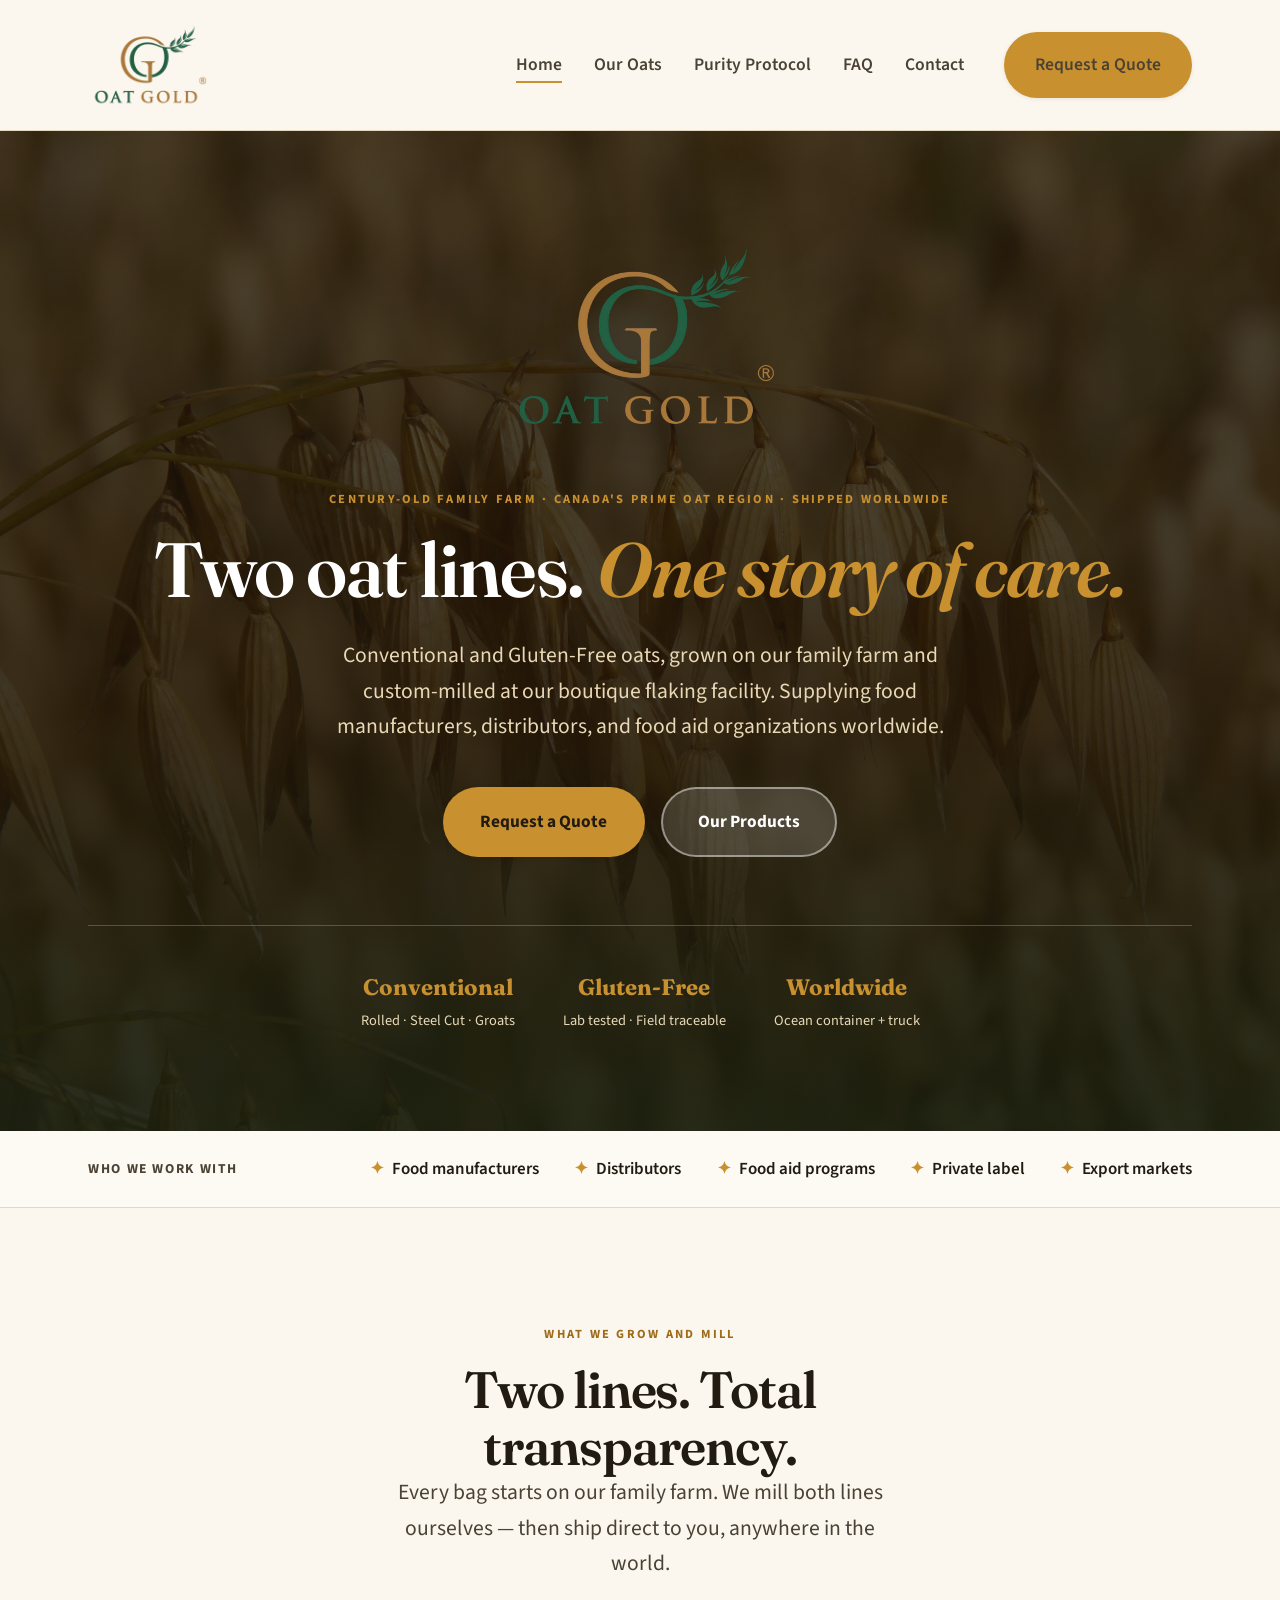
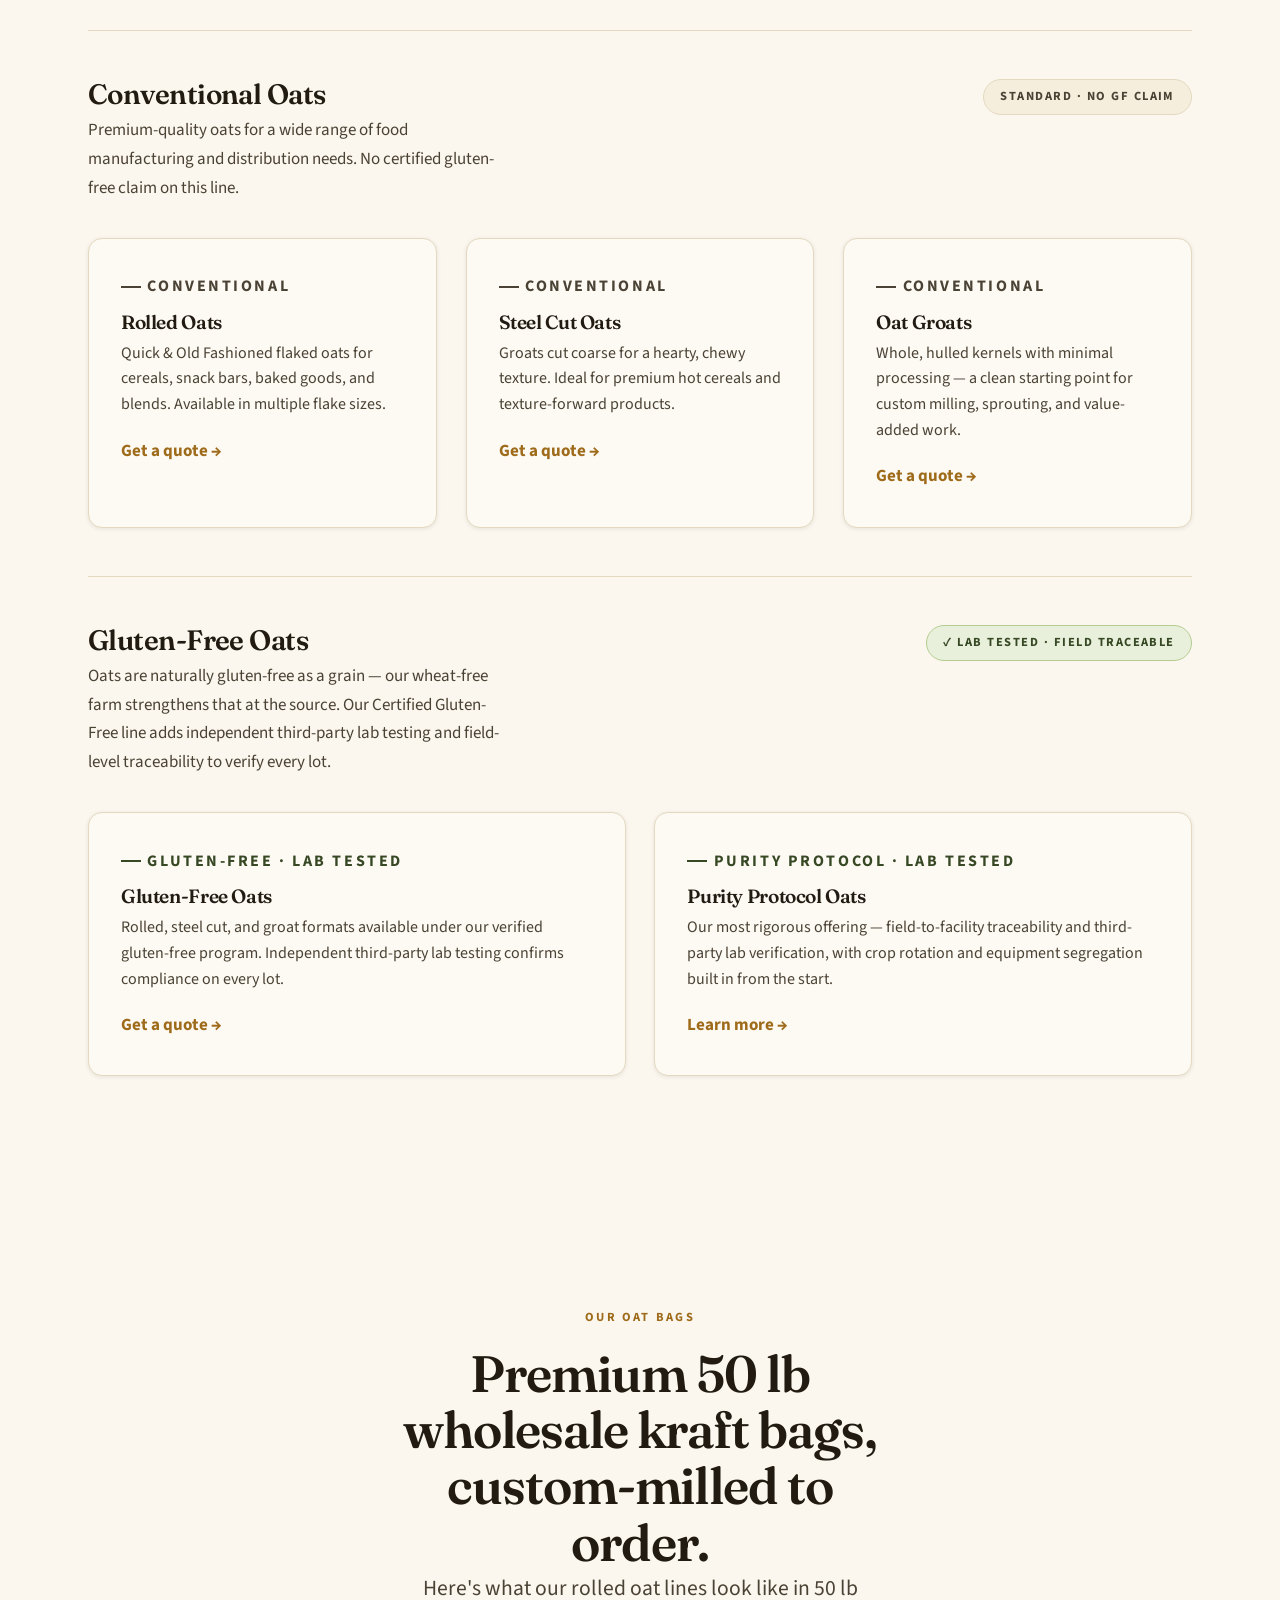
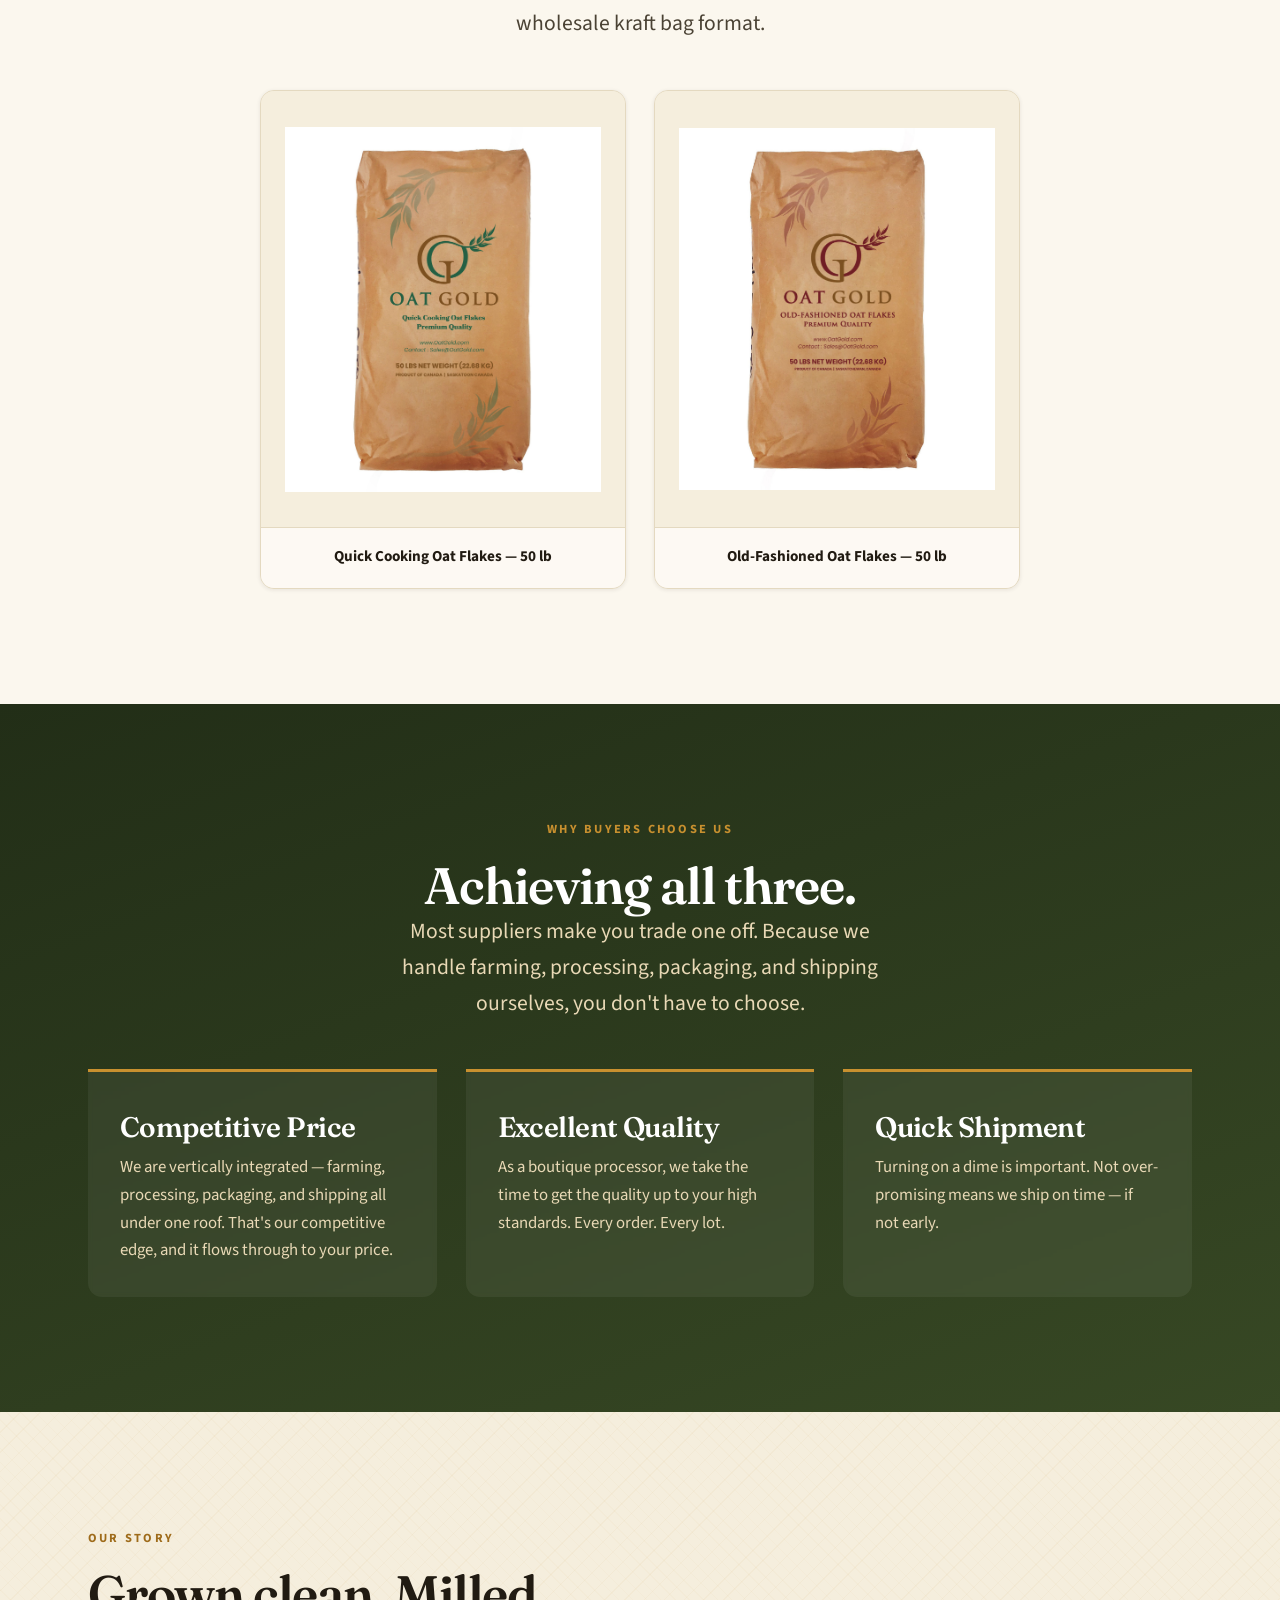
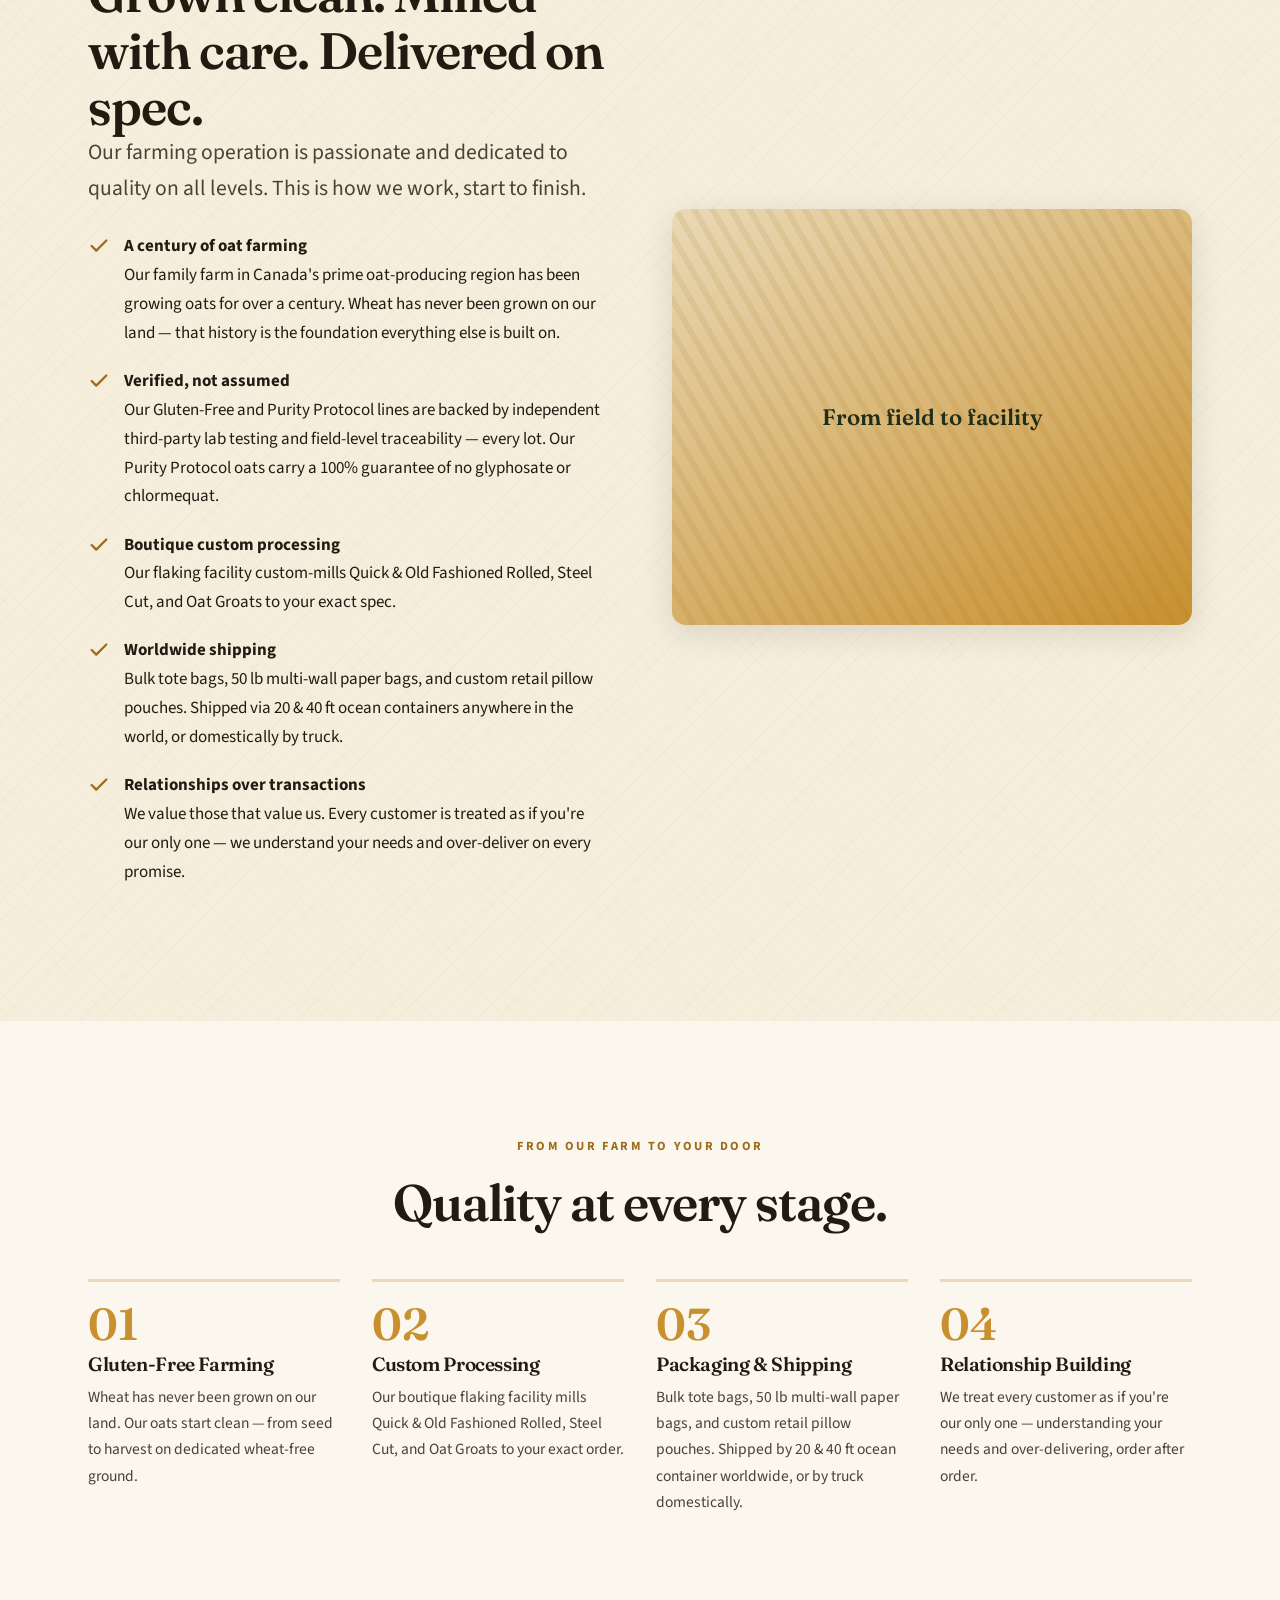
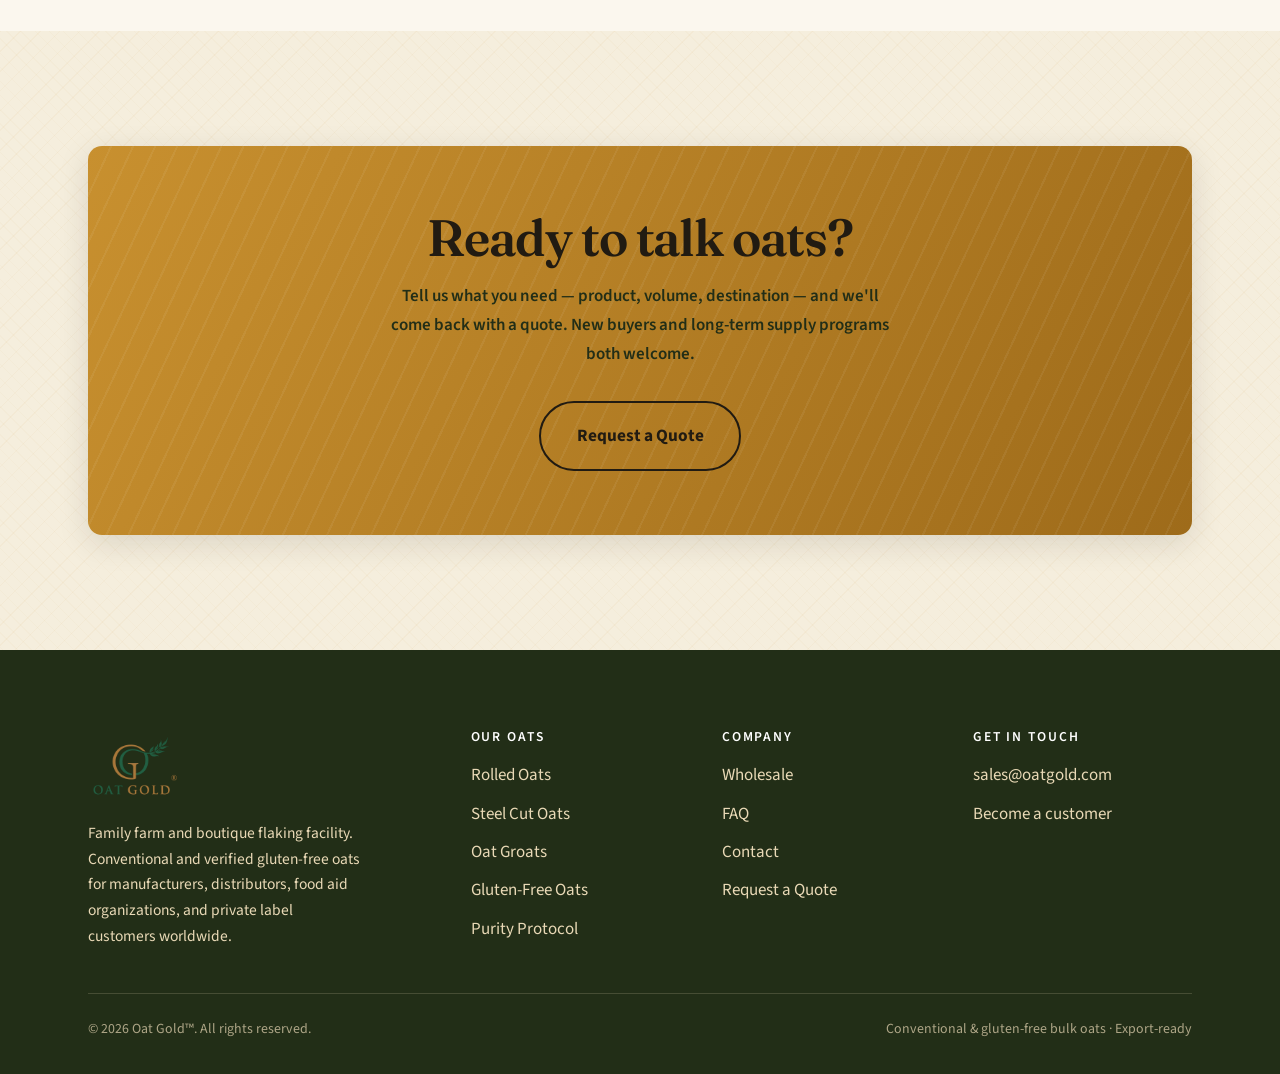
<file: index.html>
<!DOCTYPE html>
<html lang="en">
<head>
<meta charset="UTF-8">
<meta name="viewport" content="width=device-width, initial-scale=1.0">
<title>Oat Gold™ | Wholesale &amp; Bulk Oat Supplier — Conventional &amp; Gluten-Free Oats</title>
<meta name="description" content="Oat Gold™ supplies conventional and verified gluten-free oats from our family farm — rolled, steel cut, groats, and Purity Protocol. Bulk and wholesale for food manufacturers, distributors, and food aid organizations worldwide.">
<link rel="canonical" href="https://oatgold.com/">
<meta name="robots" content="index, follow">
<meta property="og:type" content="website">
<meta property="og:title" content="Oat Gold™ | Wholesale &amp; Bulk Oat Supplier">
<meta property="og:description" content="Conventional and verified gluten-free bulk oats from our family farm. Rolled, steel cut, groats, and Purity Protocol oats for manufacturers, distributors, and food aid organizations.">
<meta property="og:url" content="https://oatgold.com/">
<meta property="og:image" content="https://oatgold.com/assets/images/hero-oats.jpg">
<meta name="twitter:card" content="summary_large_image">
<link rel="icon" href="favicon.ico" sizes="any">
<link rel="preconnect" href="https://fonts.googleapis.com">
<link rel="preconnect" href="https://fonts.gstatic.com" crossorigin>
<link href="https://fonts.googleapis.com/css2?family=Fraunces:ital,opsz,wght@0,9..144,400;0,9..144,600;1,9..144,600&family=Source+Sans+3:wght@400;600;700&display=swap" rel="stylesheet">
<link rel="stylesheet" href="assets/css/styles.css">
<script type="application/ld+json">
{
  "@context": "https://schema.org",
  "@graph": [
    {
      "@type": "Organization",
      "@id": "https://oatgold.com/#org",
      "name": "Oat Gold",
      "url": "https://oatgold.com/",
      "logo": "https://oatgold.com/assets/images/logo.webp",
      "description": "Family farm and boutique flaking facility supplying conventional and gluten-free bulk oats to manufacturers, distributors, and food aid organizations worldwide.",
      "sameAs": []
    },
    {
      "@type": "WebSite",
      "@id": "https://oatgold.com/#website",
      "url": "https://oatgold.com/",
      "name": "Oat Gold",
      "publisher": { "@id": "https://oatgold.com/#org" }
    }
  ]
}
</script>
</head>
<body>
<a href="#main" class="btn" style="position:absolute;left:-999px;top:0;z-index:1000;" onfocus="this.style.left='1rem';this.style.top='1rem';" onblur="this.style.left='-999px';">Skip to content</a>

<!-- HEADER -->
<header class="site-header">
  <div class="container">
    <nav class="nav" aria-label="Primary">
      <a href="./" class="brand"><img src="assets/images/logo.webp" alt="Oat Gold™" class="brand-logo"></a>
      <ul class="nav-links">
        <li><a href="./" class="active">Home</a></li>
        <li><a href="wholesale-oats.html">Our Oats</a></li>
        <li><a href="purity-protocol.html">Purity Protocol</a></li>
        <li><a href="faq.html">FAQ</a></li>
        <li><a href="contact.html">Contact</a></li>
        <li class="nav-cta"><a href="contact.html" class="btn btn-primary">Request a Quote</a></li>
      </ul>
      <button class="nav-toggle" aria-label="Open menu" aria-expanded="false" aria-controls="nav-links"><span></span><span></span><span></span></button>
    </nav>
  </div>
</header>

<main id="main">
<!-- HERO -->
<section class="hero">
  <div class="container">
    <img src="assets/images/logo.webp" alt="Oat Gold™" class="hero-logo">
    <p class="eyebrow hero-eyebrow">Century-old family farm · Canada's prime oat region · Shipped worldwide</p>
    <h1>Two oat lines. <span class="accent">One story of care.</span></h1>
    <p class="lead">Conventional and Gluten-Free oats, grown on our family farm and custom-milled at our boutique flaking facility. Supplying food manufacturers, distributors, and food aid organizations worldwide.</p>
    <div class="hero-actions">
      <a href="contact.html" class="btn btn-primary btn-lg">Request a Quote</a>
      <a href="wholesale-oats.html" class="btn btn-ghost btn-lg">Our Products</a>
    </div>
    <div class="hero-trust">
      <div class="stat"><strong>Conventional</strong><span>Rolled · Steel Cut · Groats</span></div>
      <div class="stat"><strong>Gluten-Free</strong><span>Lab tested · Field traceable</span></div>
      <div class="stat"><strong>Worldwide</strong><span>Ocean container + truck</span></div>
    </div>
  </div>
</section>

<!-- TRUST BAR -->
<section class="trustbar">
  <div class="container">
    <p>Who we work with</p>
    <ul>
      <li>Food manufacturers</li>
      <li>Distributors</li>
      <li>Food aid programs</li>
      <li>Private label</li>
      <li>Export markets</li>
    </ul>
  </div>
</section>

<!-- PRODUCTS -->
<section class="section" id="products">
  <div class="container">
    <div class="section-head center reveal">
      <p class="eyebrow">What we grow and mill</p>
      <h2>Two lines. Total transparency.</h2>
      <p class="lead mx-auto">Every bag starts on our family farm. We mill both lines ourselves — then ship direct to you, anywhere in the world.</p>
    </div>

    <!-- Conventional line -->
    <div class="product-line reveal">
      <div class="product-line-head">
        <div>
          <h3>Conventional Oats</h3>
          <p>Premium-quality oats for a wide range of food manufacturing and distribution needs. No certified gluten-free claim on this line.</p>
        </div>
        <span class="product-line-badge">Standard · No GF Claim</span>
      </div>
      <div class="grid grid-3">
        <article class="card product-card">
          <p class="card-type">Conventional</p>
          <h4>Rolled Oats</h4>
          <p>Quick &amp; Old Fashioned flaked oats for cereals, snack bars, baked goods, and blends. Available in multiple flake sizes.</p>
          <a class="card-link" href="wholesale-oats.html#rolled">Get a quote →</a>
        </article>
        <article class="card product-card">
          <p class="card-type">Conventional</p>
          <h4>Steel Cut Oats</h4>
          <p>Groats cut coarse for a hearty, chewy texture. Ideal for premium hot cereals and texture-forward products.</p>
          <a class="card-link" href="wholesale-oats.html#steel-cut">Get a quote →</a>
        </article>
        <article class="card product-card">
          <p class="card-type">Conventional</p>
          <h4>Oat Groats</h4>
          <p>Whole, hulled kernels with minimal processing — a clean starting point for custom milling, sprouting, and value-added work.</p>
          <a class="card-link" href="wholesale-oats.html#groats">Get a quote →</a>
        </article>
      </div>
    </div>

    <!-- Gluten-Free line -->
    <div class="product-line reveal">
      <div class="product-line-head">
        <div>
          <h3>Gluten-Free Oats</h3>
          <p>Oats are naturally gluten-free as a grain — our wheat-free farm strengthens that at the source. Our Certified Gluten-Free line adds independent third-party lab testing and field-level traceability to verify every lot.</p>
        </div>
        <span class="product-line-badge badge-gf">✓ Lab Tested · Field Traceable</span>
      </div>
      <div class="grid grid-2">
        <article class="card product-card card-gf">
          <p class="card-type">Gluten-Free · Lab Tested</p>
          <h4>Gluten-Free Oats</h4>
          <p>Rolled, steel cut, and groat formats available under our verified gluten-free program. Independent third-party lab testing confirms compliance on every lot.</p>
          <a class="card-link" href="wholesale-oats.html#gluten-free">Get a quote →</a>
        </article>
        <article class="card product-card card-gf">
          <p class="card-type">Purity Protocol · Lab Tested</p>
          <h4>Purity Protocol Oats</h4>
          <p>Our most rigorous offering — field-to-facility traceability and third-party lab verification, with crop rotation and equipment segregation built in from the start.</p>
          <a class="card-link" href="purity-protocol.html">Learn more →</a>
        </article>
      </div>
    </div>
  </div>
</section>

<!-- PRODUCT BAG PHOTOS -->
<section class="section">
  <div class="container">
    <div class="section-head center reveal">
      <p class="eyebrow">Our oat bags</p>
      <h2>Premium 50 lb wholesale kraft bags, custom-milled to order.</h2>
      <p class="lead mx-auto">Here's what our rolled oat lines look like in 50 lb wholesale kraft bag format.</p>
    </div>
    <div class="grid grid-2" style="max-width:760px;margin:0 auto;">
      <div class="bag-photo reveal">
        <img src="assets/images/bag-quick-cook.jpg" alt="Oat Gold™ Quick Cooking Oat Flakes — retail pillow pouch">
        <p class="bag-photo-label">Quick Cooking Oat Flakes — 50 lb</p>
      </div>
      <div class="bag-photo reveal">
        <img src="assets/images/bag-old-fashioned.jpg" alt="Oat Gold™ Old-Fashioned Oat Flakes — retail pillow pouch">
        <p class="bag-photo-label">Old-Fashioned Oat Flakes — 50 lb</p>
      </div>
    </div>
  </div>
</section>

<!-- ACHIEVING ALL THREE -->
<section class="section bg-field">
  <div class="container">
    <div class="section-head center reveal">
      <p class="eyebrow">Why buyers choose us</p>
      <h2>Achieving all three.</h2>
      <p class="lead mx-auto">Most suppliers make you trade one off. Because we handle farming, processing, packaging, and shipping ourselves, you don't have to choose.</p>
    </div>
    <div class="grid grid-3">
      <div class="pillar-card reveal">
        <h3>Competitive Price</h3>
        <p>We are vertically integrated — farming, processing, packaging, and shipping all under one roof. That's our competitive edge, and it flows through to your price.</p>
      </div>
      <div class="pillar-card reveal">
        <h3>Excellent Quality</h3>
        <p>As a boutique processor, we take the time to get the quality up to your high standards. Every order. Every lot.</p>
      </div>
      <div class="pillar-card reveal">
        <h3>Quick Shipment</h3>
        <p>Turning on a dime is important. Not over-promising means we ship on time — if not early.</p>
      </div>
    </div>
  </div>
</section>

<!-- VALUE / WHY -->
<section class="section bg-grain">
  <div class="container split">
    <div class="reveal">
      <p class="eyebrow">Our story</p>
      <h2>Grown clean. Milled with care. Delivered on spec.</h2>
      <p class="lead">Our farming operation is passionate and dedicated to quality on all levels. This is how we work, start to finish.</p>
      <ul class="checklist">
        <li><svg viewBox="0 0 24 24" fill="none" stroke="currentColor" stroke-width="2.5" stroke-linecap="round" stroke-linejoin="round"><polyline points="20 6 9 17 4 12"></polyline></svg><span><strong>A century of oat farming</strong>Our family farm in Canada's prime oat-producing region has been growing oats for over a century. Wheat has never been grown on our land — that history is the foundation everything else is built on.</span></li>
        <li><svg viewBox="0 0 24 24" fill="none" stroke="currentColor" stroke-width="2.5" stroke-linecap="round" stroke-linejoin="round"><polyline points="20 6 9 17 4 12"></polyline></svg><span><strong>Verified, not assumed</strong>Our Gluten-Free and Purity Protocol lines are backed by independent third-party lab testing and field-level traceability — every lot. Our Purity Protocol oats carry a 100% guarantee of no glyphosate or chlormequat.</span></li>
        <li><svg viewBox="0 0 24 24" fill="none" stroke="currentColor" stroke-width="2.5" stroke-linecap="round" stroke-linejoin="round"><polyline points="20 6 9 17 4 12"></polyline></svg><span><strong>Boutique custom processing</strong>Our flaking facility custom-mills Quick &amp; Old Fashioned Rolled, Steel Cut, and Oat Groats to your exact spec.</span></li>
        <li><svg viewBox="0 0 24 24" fill="none" stroke="currentColor" stroke-width="2.5" stroke-linecap="round" stroke-linejoin="round"><polyline points="20 6 9 17 4 12"></polyline></svg><span><strong>Worldwide shipping</strong>Bulk tote bags, 50 lb multi-wall paper bags, and custom retail pillow pouches. Shipped via 20 &amp; 40 ft ocean containers anywhere in the world, or domestically by truck.</span></li>
        <li><svg viewBox="0 0 24 24" fill="none" stroke="currentColor" stroke-width="2.5" stroke-linecap="round" stroke-linejoin="round"><polyline points="20 6 9 17 4 12"></polyline></svg><span><strong>Relationships over transactions</strong>We value those that value us. Every customer is treated as if you're our only one — we understand your needs and over-deliver on every promise.</span></li>
      </ul>
    </div>
    <div class="split-visual reveal" role="img" aria-label="Golden oat field at harvest"><span class="label">From field to facility</span></div>
  </div>
</section>

<!-- PROCESS -->
<section class="section">
  <div class="container">
    <div class="section-head center reveal">
      <p class="eyebrow">From our farm to your door</p>
      <h2>Quality at every stage.</h2>
    </div>
    <div class="steps">
      <div class="step reveal"><h3>Gluten-Free Farming</h3><p>Wheat has never been grown on our land. Our oats start clean — from seed to harvest on dedicated wheat-free ground.</p></div>
      <div class="step reveal"><h3>Custom Processing</h3><p>Our boutique flaking facility mills Quick &amp; Old Fashioned Rolled, Steel Cut, and Oat Groats to your exact order.</p></div>
      <div class="step reveal"><h3>Packaging &amp; Shipping</h3><p>Bulk tote bags, 50 lb multi-wall paper bags, and custom retail pillow pouches. Shipped by 20 &amp; 40 ft ocean container worldwide, or by truck domestically.</p></div>
      <div class="step reveal"><h3>Relationship Building</h3><p>We treat every customer as if you're our only one — understanding your needs and over-delivering, order after order.</p></div>
    </div>
  </div>
</section>

<!-- CTA -->
<section class="section bg-grain">
  <div class="container">
    <div class="cta-band reveal">
      <h2>Ready to talk oats?</h2>
      <p>Tell us what you need — product, volume, destination — and we'll come back with a quote. New buyers and long-term supply programs both welcome.</p>
      <a href="contact.html" class="btn btn-secondary btn-lg" style="border-color:var(--ink);">Request a Quote</a>
    </div>
  </div>
</section>
</main>

<!-- FOOTER -->
<footer class="site-footer">
  <div class="container">
    <div class="footer-grid">
      <div>
        <a href="./" class="brand"><img src="assets/images/logo.webp" alt="Oat Gold™" class="brand-logo"></a>
        <p class="footer-about">Family farm and boutique flaking facility. Conventional and verified gluten-free oats for manufacturers, distributors, food aid organizations, and private label customers worldwide.</p>
      </div>
      <div><h4>Our Oats</h4><ul><li><a href="wholesale-oats.html#rolled">Rolled Oats</a></li><li><a href="wholesale-oats.html#steel-cut">Steel Cut Oats</a></li><li><a href="wholesale-oats.html#groats">Oat Groats</a></li><li><a href="wholesale-oats.html#gluten-free">Gluten-Free Oats</a></li><li><a href="purity-protocol.html">Purity Protocol</a></li></ul></div>
      <div><h4>Company</h4><ul><li><a href="wholesale-oats.html">Wholesale</a></li><li><a href="faq.html">FAQ</a></li><li><a href="contact.html">Contact</a></li><li><a href="contact.html">Request a Quote</a></li></ul></div>
      <div><h4>Get in touch</h4><ul><li><a href="mailto:sales@oatgold.com">sales@oatgold.com</a></li><li><a href="contact.html">Become a customer</a></li></ul></div>
    </div>
    <div class="footer-bottom">
      <span>&copy; <span id="year">2026</span> Oat Gold™. All rights reserved.</span>
      <span>Conventional &amp; gluten-free bulk oats · Export-ready</span>
    </div>
  </div>
</footer>
<script src="assets/js/main.js" defer></script>
</body>
</html>
</file>
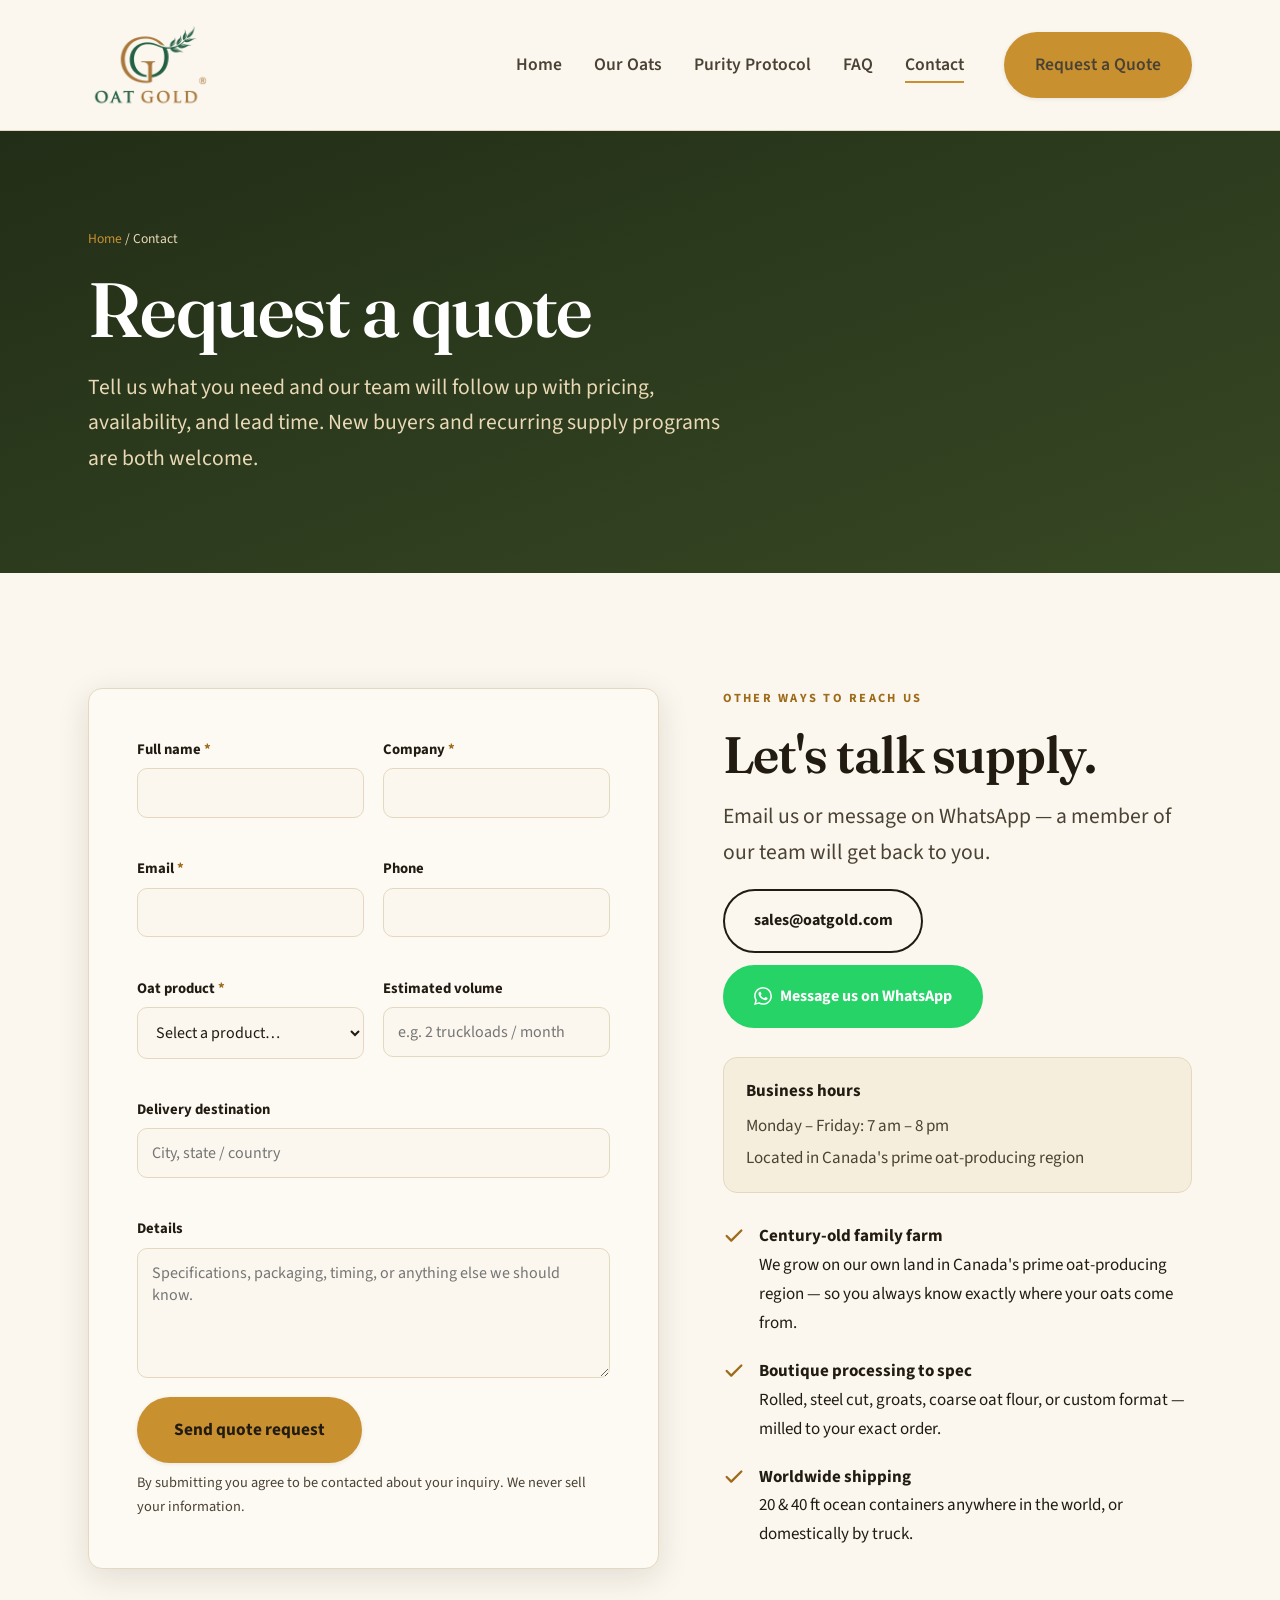
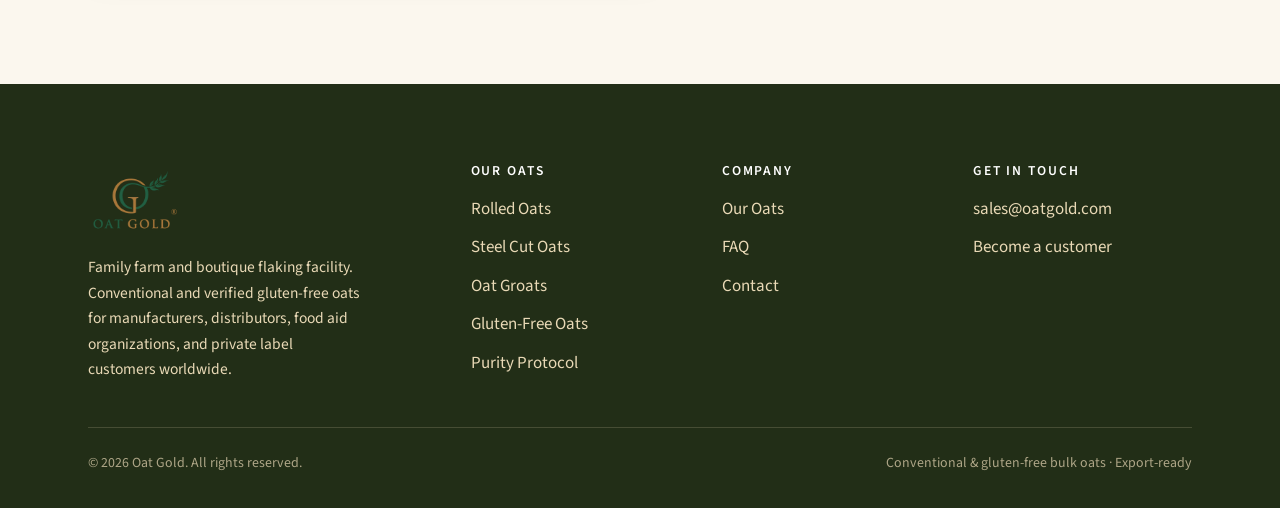
<file: contact.html>
<!DOCTYPE html>
<html lang="en">
<head>
<meta charset="UTF-8">
<meta name="viewport" content="width=device-width, initial-scale=1.0">
<title>Request a Quote | Contact Oat Gold — Wholesale &amp; Bulk Oat Supplier</title>
<meta name="description" content="Request a quote for wholesale and bulk oats from Oat Gold. Tell us the oat type, volume, packaging, and destination and our team will reply with pricing and availability.">
<link rel="canonical" href="https://oatgold.com/contact.html">
<meta name="robots" content="index, follow">
<meta property="og:title" content="Request a Quote — Oat Gold">
<meta property="og:description" content="Contact Oat Gold for bulk and wholesale oat pricing and availability.">
<meta property="og:url" content="https://oatgold.com/contact.html">
<link rel="icon" href="favicon.ico" sizes="any">
<link rel="preconnect" href="https://fonts.googleapis.com">
<link rel="preconnect" href="https://fonts.gstatic.com" crossorigin>
<link href="https://fonts.googleapis.com/css2?family=Fraunces:ital,opsz,wght@0,9..144,400;0,9..144,600;1,9..144,600&family=Source+Sans+3:wght@400;600;700&display=swap" rel="stylesheet">
<link rel="stylesheet" href="assets/css/styles.css">
<script type="application/ld+json">
{
  "@context": "https://schema.org",
  "@type": "ContactPage",
  "name": "Contact Oat Gold",
  "url": "https://oatgold.com/contact.html",
  "about": { "@type": "Organization", "name": "Oat Gold", "email": "sales@oatgold.com" }
}
</script>
</head>
<body>
<a href="#main" class="btn" style="position:absolute;left:-999px;top:0;z-index:1000;" onfocus="this.style.left='1rem';this.style.top='1rem';" onblur="this.style.left='-999px';">Skip to content</a>
<header class="site-header"><div class="container"><nav class="nav" aria-label="Primary">
  <a href="./" class="brand"><img src="assets/images/logo.webp" alt="Oat Gold™" class="brand-logo"></a>
  <ul class="nav-links">
    <li><a href="./">Home</a></li>
    <li><a href="wholesale-oats.html">Our Oats</a></li>
    <li><a href="purity-protocol.html">Purity Protocol</a></li>
    <li><a href="faq.html">FAQ</a></li>
    <li><a href="contact.html" class="active">Contact</a></li>
    <li class="nav-cta"><a href="contact.html" class="btn btn-primary">Request a Quote</a></li>
  </ul>
  <button class="nav-toggle" aria-label="Open menu" aria-expanded="false"><span></span><span></span><span></span></button>
</nav></div></header>

<main id="main">
<section class="page-hero">
  <div class="container">
    <p class="breadcrumb"><a href="./">Home</a> / Contact</p>
    <h1>Request a quote</h1>
    <p class="lead">Tell us what you need and our team will follow up with pricing, availability, and lead time. New buyers and recurring supply programs are both welcome.</p>
  </div>
</section>

<section class="section">
  <div class="container split" style="align-items:start;">
    <div class="form-card reveal">
      <div class="form-success" role="status">Thanks — we've received your request and will follow up shortly at the email you provided.</div>
      <form action="https://formspree.io/f/xpqeadrq" method="POST" data-quote-form novalidate>
        <input type="hidden" name="site" value="oatgold">
        <input type="text" name="_gotcha" style="display:none" tabindex="-1" autocomplete="off" aria-hidden="true">
        <div class="form-grid">
          <div class="field"><label for="name">Full name <span class="req">*</span></label><input id="name" name="name" type="text" required autocomplete="name"></div>
          <div class="field"><label for="company">Company <span class="req">*</span></label><input id="company" name="company" type="text" required autocomplete="organization"></div>
          <div class="field"><label for="email">Email <span class="req">*</span></label><input id="email" name="email" type="email" required autocomplete="email"></div>
          <div class="field"><label for="phone">Phone</label><input id="phone" name="phone" type="tel" autocomplete="tel"></div>
          <div class="field"><label for="product">Oat product <span class="req">*</span></label>
            <select id="product" name="product" required>
              <option value="">Select a product…</option>
              <option>Rolled Oats</option><option>Steel Cut Oats</option><option>Oat Groats</option>
              <option>Coarse Oat Flour</option>
              <option>Gluten-Free Oats</option><option>Purity Protocol Oats</option>
              <option>Bulk / Private Label</option><option>Not sure — need guidance</option>
            </select>
          </div>
          <div class="field"><label for="volume">Estimated volume</label><input id="volume" name="volume" type="text" placeholder="e.g. 2 truckloads / month"></div>
          <div class="field full"><label for="destination">Delivery destination</label><input id="destination" name="destination" type="text" placeholder="City, state / country"></div>
          <div class="field full"><label for="message">Details</label><textarea id="message" name="message" placeholder="Specifications, packaging, timing, or anything else we should know."></textarea></div>
        </div>
        <button type="submit" class="btn btn-primary btn-lg">Send quote request</button>
        <p class="form-note">By submitting you agree to be contacted about your inquiry. We never sell your information.</p>
      </form>
    </div>
    <div class="reveal">
      <p class="eyebrow">Other ways to reach us</p>
      <h2 style="margin-bottom:1rem;">Let's talk supply.</h2>
      <p class="lead">Email us or message on WhatsApp — a member of our team will get back to you.</p>
      <div style="display:flex; gap:.75rem; flex-wrap:wrap; margin-top:1.2rem; margin-bottom:1.8rem;">
        <a href="mailto:sales@oatgold.com" class="btn btn-secondary">sales@oatgold.com</a>
        <a href="https://wa.me/19704814977" class="btn" style="background:#25D366; color:#fff; border-color:#25D366;" target="_blank" rel="noopener noreferrer">
          <svg width="18" height="18" viewBox="0 0 24 24" fill="currentColor" aria-hidden="true"><path d="M17.472 14.382c-.297-.149-1.758-.867-2.03-.967-.273-.099-.471-.148-.67.15-.197.297-.767.966-.94 1.164-.173.199-.347.223-.644.075-.297-.15-1.255-.463-2.39-1.475-.883-.788-1.48-1.761-1.653-2.059-.173-.297-.018-.458.13-.606.134-.133.298-.347.446-.52.149-.174.198-.298.298-.497.099-.198.05-.371-.025-.52-.075-.149-.669-1.612-.916-2.207-.242-.579-.487-.5-.669-.51-.173-.008-.371-.01-.57-.01-.198 0-.52.074-.792.372-.272.297-1.04 1.016-1.04 2.479 0 1.462 1.065 2.875 1.213 3.074.149.198 2.096 3.2 5.077 4.487.709.306 1.262.489 1.694.625.712.227 1.36.195 1.871.118.571-.085 1.758-.719 2.006-1.413.248-.694.248-1.289.173-1.413-.074-.124-.272-.198-.57-.347m-5.421 7.403h-.004a9.87 9.87 0 01-5.031-1.378l-.361-.214-3.741.982.998-3.648-.235-.374a9.86 9.86 0 01-1.51-5.26c.001-5.45 4.436-9.884 9.888-9.884 2.64 0 5.122 1.03 6.988 2.898a9.825 9.825 0 012.893 6.994c-.003 5.45-4.437 9.884-9.885 9.884m8.413-18.297A11.815 11.815 0 0012.05 0C5.495 0 .16 5.335.157 11.892c0 2.096.547 4.142 1.588 5.945L.057 24l6.305-1.654a11.882 11.882 0 005.683 1.448h.005c6.554 0 11.89-5.335 11.893-11.893a11.821 11.821 0 00-3.48-8.413z"/></svg>
          Message us on WhatsApp
        </a>
      </div>
      <div style="margin-bottom:1.8rem; padding:1.2rem 1.4rem; background:var(--grain-soft); border:1px solid var(--line); border-radius:var(--radius);">
        <p style="font-weight:700; color:var(--ink); margin-bottom:.4rem;">Business hours</p>
        <p style="color:var(--ink-soft);">Monday – Friday: 7 am – 8 pm</p>
        <p style="color:var(--ink-soft); margin-top:.2rem;">Located in Canada's prime oat-producing region</p>
      </div>
      <ul class="checklist">
        <li><svg viewBox="0 0 24 24" fill="none" stroke="currentColor" stroke-width="2.5" stroke-linecap="round" stroke-linejoin="round"><polyline points="20 6 9 17 4 12"></polyline></svg><span><strong>Century-old family farm</strong>We grow on our own land in Canada's prime oat-producing region — so you always know exactly where your oats come from.</span></li>
        <li><svg viewBox="0 0 24 24" fill="none" stroke="currentColor" stroke-width="2.5" stroke-linecap="round" stroke-linejoin="round"><polyline points="20 6 9 17 4 12"></polyline></svg><span><strong>Boutique processing to spec</strong>Rolled, steel cut, groats, coarse oat flour, or custom format — milled to your exact order.</span></li>
        <li><svg viewBox="0 0 24 24" fill="none" stroke="currentColor" stroke-width="2.5" stroke-linecap="round" stroke-linejoin="round"><polyline points="20 6 9 17 4 12"></polyline></svg><span><strong>Worldwide shipping</strong>20 &amp; 40 ft ocean containers anywhere in the world, or domestically by truck.</span></li>
      </ul>
    </div>
  </div>
</section>
</main>

<footer class="site-footer"><div class="container">
  <div class="footer-grid">
    <div><a href="./" class="brand"><img src="assets/images/logo.webp" alt="Oat Gold™" class="brand-logo"></a><p class="footer-about">Family farm and boutique flaking facility. Conventional and verified gluten-free oats for manufacturers, distributors, food aid organizations, and private label customers worldwide.</p></div>
    <div><h4>Our Oats</h4><ul><li><a href="wholesale-oats.html#rolled">Rolled Oats</a></li><li><a href="wholesale-oats.html#steel-cut">Steel Cut Oats</a></li><li><a href="wholesale-oats.html#groats">Oat Groats</a></li><li><a href="wholesale-oats.html#gluten-free">Gluten-Free Oats</a></li><li><a href="purity-protocol.html">Purity Protocol</a></li></ul></div>
    <div><h4>Company</h4><ul><li><a href="wholesale-oats.html">Our Oats</a></li><li><a href="faq.html">FAQ</a></li><li><a href="contact.html">Contact</a></li></ul></div>
    <div><h4>Get in touch</h4><ul><li><a href="mailto:sales@oatgold.com">sales@oatgold.com</a></li><li><a href="contact.html">Become a customer</a></li></ul></div>
  </div>
  <div class="footer-bottom"><span>&copy; <span id="year">2026</span> Oat Gold. All rights reserved.</span><span>Conventional &amp; gluten-free bulk oats · Export-ready</span></div>
</div></footer>
<script src="assets/js/main.js" defer></script>
</body>
</html>
</file>
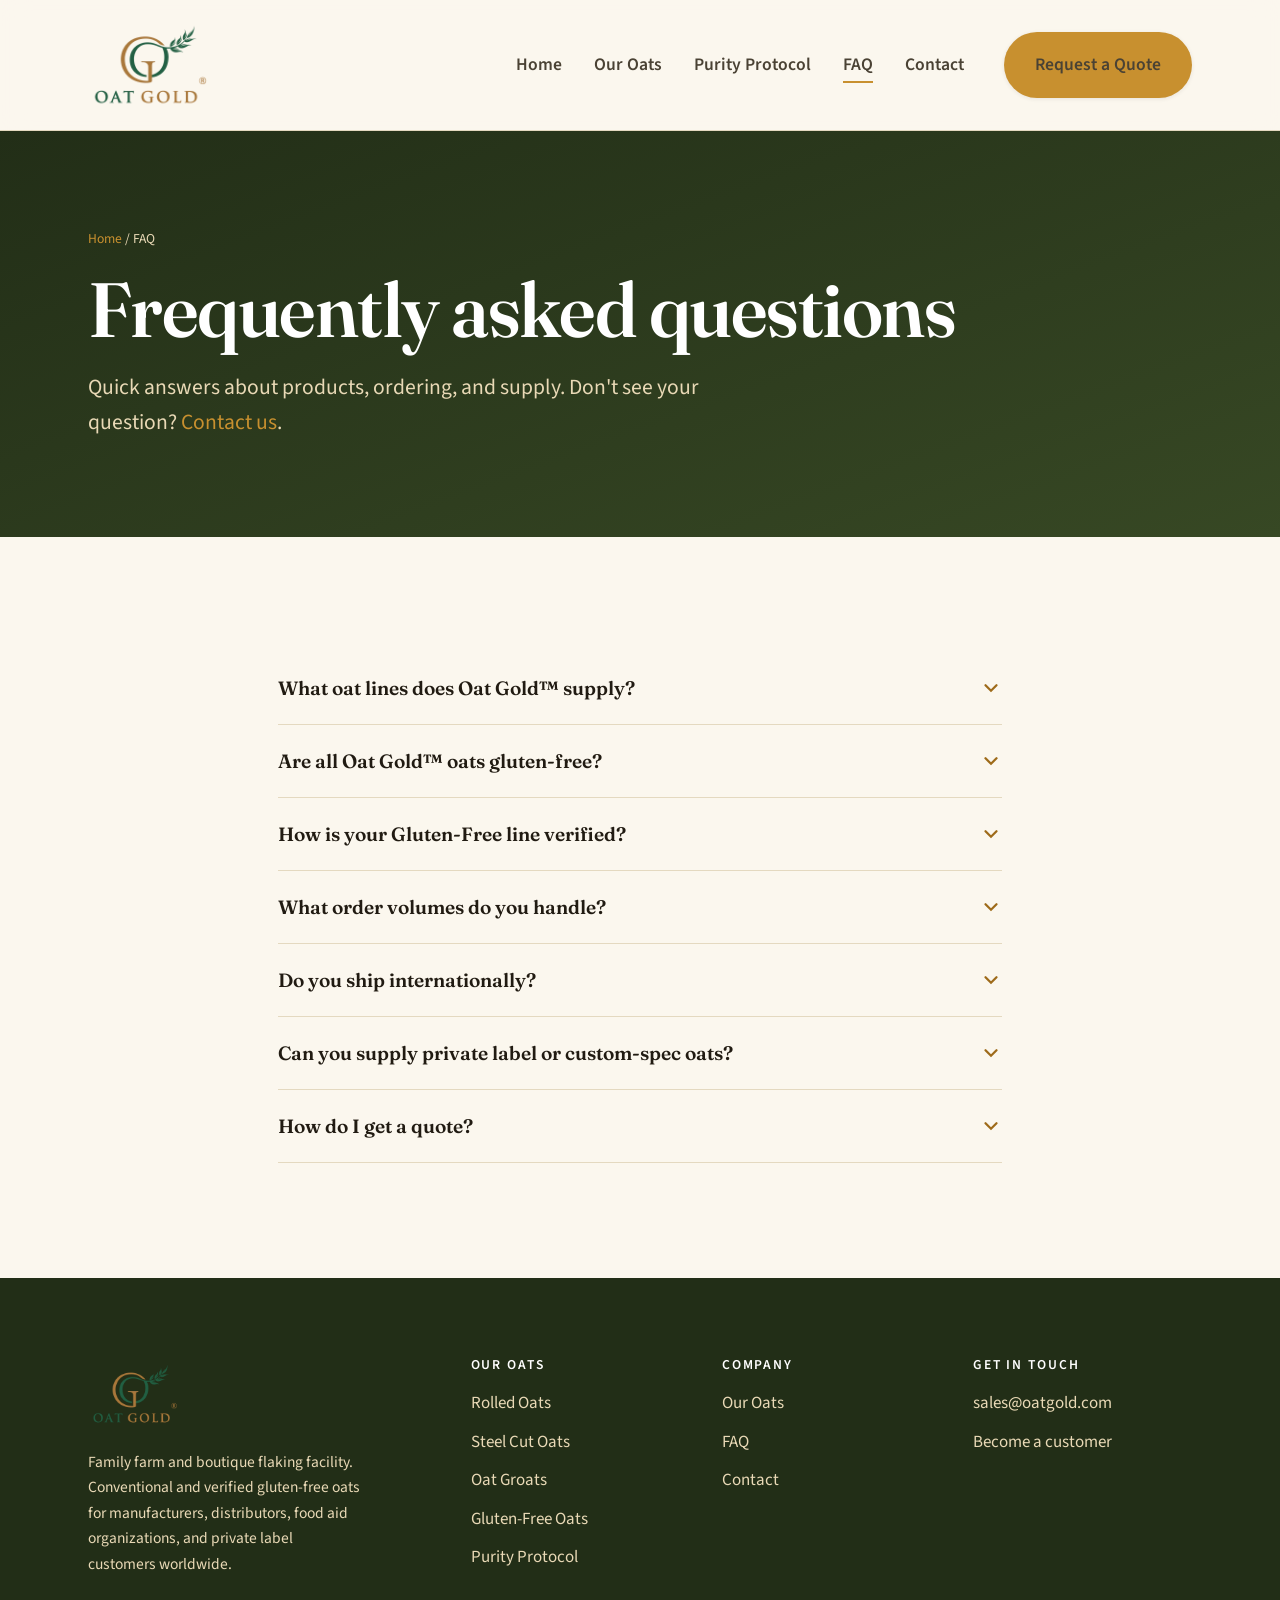
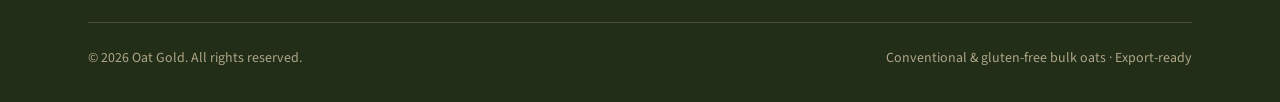
<file: faq.html>
<!DOCTYPE html>
<html lang="en">
<head>
<meta charset="UTF-8">
<meta name="viewport" content="width=device-width, initial-scale=1.0">
<title>Oat Supplier FAQ | Bulk Orders, Minimums, Gluten-Free &amp; Export — Oat Gold</title>
<meta name="description" content="Frequently asked questions about ordering wholesale and bulk oats from Oat Gold: product types, minimum order volumes, gluten-free and Purity Protocol oats, packaging, export, and how to request a quote.">
<link rel="canonical" href="https://oatgold.com/faq.html">
<meta name="robots" content="index, follow">
<meta property="og:title" content="Oat Supplier FAQ — Oat Gold">
<meta property="og:description" content="Answers on bulk oat ordering, minimums, gluten-free and Purity Protocol oats, packaging, and export.">
<meta property="og:url" content="https://oatgold.com/faq.html">
<link rel="icon" href="favicon.ico" sizes="any">
<link rel="preconnect" href="https://fonts.googleapis.com">
<link rel="preconnect" href="https://fonts.gstatic.com" crossorigin>
<link href="https://fonts.googleapis.com/css2?family=Fraunces:ital,opsz,wght@0,9..144,400;0,9..144,600;1,9..144,600&family=Source+Sans+3:wght@400;600;700&display=swap" rel="stylesheet">
<link rel="stylesheet" href="assets/css/styles.css">
<script type="application/ld+json">
{
  "@context": "https://schema.org",
  "@type": "FAQPage",
  "mainEntity": [
    { "@type": "Question", "name": "What types of oats does Oat Gold supply?", "acceptedAnswer": { "@type": "Answer", "text": "Oat Gold supplies rolled oats, steel cut oats, oat groats, gluten-free oats, and Purity Protocol oats, plus bulk and private-label oat ingredients for manufacturers and distributors." } },
    { "@type": "Question", "name": "What order volumes does Oat Gold handle?", "acceptedAnswer": { "@type": "Answer", "text": "We supply bulk and wholesale volumes, including truckload and container quantities. Share your required volume in a quote request and we will confirm availability and lead time." } },
    { "@type": "Question", "name": "What is the difference between gluten-free oats and Purity Protocol oats?", "acceptedAnswer": { "@type": "Answer", "text": "Oats are naturally gluten-free as a grain. Our Certified Gluten-Free line goes further with independent third-party lab testing and field-level traceability that verify every lot. Purity Protocol oats are our most rigorous tier — dedicated fields, segregated equipment, and independent lab testing at both raw and final product stages — for the highest level of documented assurance." } },
    { "@type": "Question", "name": "Does Oat Gold serve export markets?", "acceptedAnswer": { "@type": "Answer", "text": "Yes. We support domestic and international buyers with packaging and documentation suited to export destinations." } },
    { "@type": "Question", "name": "Can Oat Gold supply private label or custom-spec oats?", "acceptedAnswer": { "@type": "Answer", "text": "Yes. We work with manufacturers and brands on private-label and custom-specification oat ingredients. Describe your specification and packaging needs in a quote request." } },
    { "@type": "Question", "name": "How do I request a quote?", "acceptedAnswer": { "@type": "Answer", "text": "Use the Request a Quote form on our Contact page. Include the oat type, volume, packaging, and destination, and our team will follow up with pricing and availability." } }
  ]
}
</script>
</head>
<body>
<a href="#main" class="btn" style="position:absolute;left:-999px;top:0;z-index:1000;" onfocus="this.style.left='1rem';this.style.top='1rem';" onblur="this.style.left='-999px';">Skip to content</a>
<header class="site-header"><div class="container"><nav class="nav" aria-label="Primary">
  <a href="./" class="brand"><img src="assets/images/logo.webp" alt="Oat Gold™" class="brand-logo"></a>
  <ul class="nav-links">
    <li><a href="./">Home</a></li>
    <li><a href="wholesale-oats.html">Our Oats</a></li>
    <li><a href="purity-protocol.html">Purity Protocol</a></li>
    <li><a href="faq.html" class="active">FAQ</a></li>
    <li><a href="contact.html">Contact</a></li>
    <li class="nav-cta"><a href="contact.html" class="btn btn-primary">Request a Quote</a></li>
  </ul>
  <button class="nav-toggle" aria-label="Open menu" aria-expanded="false"><span></span><span></span><span></span></button>
</nav></div></header>

<main id="main">
<section class="page-hero">
  <div class="container">
    <p class="breadcrumb"><a href="./">Home</a> / FAQ</p>
    <h1>Frequently asked questions</h1>
    <p class="lead">Quick answers about products, ordering, and supply. Don't see your question? <a href="contact.html" style="color:var(--gold);">Contact us</a>.</p>
  </div>
</section>

<section class="section">
  <div class="container" style="max-width:820px;">
    <div class="faq-item reveal"><button class="faq-q" aria-expanded="false">What oat lines does Oat Gold™ supply?<svg class="chev" width="22" height="22" viewBox="0 0 24 24" fill="none" stroke="currentColor" stroke-width="2.5" stroke-linecap="round"><polyline points="6 9 12 15 18 9"></polyline></svg></button><div class="faq-a"><div class="faq-a-inner">We supply two distinct lines: <strong>Conventional Oats</strong> (rolled, steel cut, groats, and bulk — no gluten-free claim) and <strong>Gluten-Free Oats</strong> (backed by independent third-party lab testing and field-level traceability). Both come from our family farm and our boutique flaking facility.</div></div></div>
    <div class="faq-item reveal"><button class="faq-q" aria-expanded="false">Are all Oat Gold™ oats gluten-free?<svg class="chev" width="22" height="22" viewBox="0 0 24 24" fill="none" stroke="currentColor" stroke-width="2.5" stroke-linecap="round"><polyline points="6 9 12 15 18 9"></polyline></svg></button><div class="faq-a"><div class="faq-a-inner">Oats are naturally gluten-free as a grain, and our farm strengthens that — wheat has never been grown on our land, so there's no cross-contamination at the source. However, not all our oats carry a Certified Gluten-Free claim. Our Conventional line makes no certified GF claim. Our Gluten-Free line is additionally verified by independent third-party lab testing with field-level traceability — a documented, certified claim on every lot.</div></div></div>
    <div class="faq-item reveal"><button class="faq-q" aria-expanded="false">How is your Gluten-Free line verified?<svg class="chev" width="22" height="22" viewBox="0 0 24 24" fill="none" stroke="currentColor" stroke-width="2.5" stroke-linecap="round"><polyline points="6 9 12 15 18 9"></polyline></svg></button><div class="faq-a"><div class="faq-a-inner">Our GF oats are verified through two layers: <strong>field-level traceability</strong> (dedicated ground, controlled seed, managed crop rotation) and <strong>independent third-party lab testing</strong> that confirms every lot meets gluten-free standards. It's not just a handling claim — there's documentation to back it up. Our Purity Protocol oats add even more rigorous controls. <a href="purity-protocol.html">Learn about the Purity Protocol →</a></div></div></div>
    <div class="faq-item reveal"><button class="faq-q" aria-expanded="false">What order volumes do you handle?<svg class="chev" width="22" height="22" viewBox="0 0 24 24" fill="none" stroke="currentColor" stroke-width="2.5" stroke-linecap="round"><polyline points="6 9 12 15 18 9"></polyline></svg></button><div class="faq-a"><div class="faq-a-inner">We supply bulk and wholesale volumes, including truckload and container quantities. Share what you need in a quote request and we'll come back with availability and pricing.</div></div></div>
    <div class="faq-item reveal"><button class="faq-q" aria-expanded="false">Do you ship internationally?<svg class="chev" width="22" height="22" viewBox="0 0 24 24" fill="none" stroke="currentColor" stroke-width="2.5" stroke-linecap="round"><polyline points="6 9 12 15 18 9"></polyline></svg></button><div class="faq-a"><div class="faq-a-inner">Yes. We ship anywhere in the world via 20 &amp; 40 ft ocean containers, and domestically by truck. Tell us your destination and we'll handle the packaging and documentation it requires.</div></div></div>
    <div class="faq-item reveal"><button class="faq-q" aria-expanded="false">Can you supply private label or custom-spec oats?<svg class="chev" width="22" height="22" viewBox="0 0 24 24" fill="none" stroke="currentColor" stroke-width="2.5" stroke-linecap="round"><polyline points="6 9 12 15 18 9"></polyline></svg></button><div class="faq-a"><div class="faq-a-inner">Yes. We work with manufacturers and brands on private-label and custom-spec oats. Tell us what you need — product type, packaging, volume — and we'll work out the details.</div></div></div>
    <div class="faq-item reveal"><button class="faq-q" aria-expanded="false">How do I get a quote?<svg class="chev" width="22" height="22" viewBox="0 0 24 24" fill="none" stroke="currentColor" stroke-width="2.5" stroke-linecap="round"><polyline points="6 9 12 15 18 9"></polyline></svg></button><div class="faq-a"><div class="faq-a-inner">Use the form on our <a href="contact.html">Contact page</a> or email us at <a href="mailto:sales@oatgold.com">sales@oatgold.com</a>. Tell us the oat type, volume, packaging, and destination and we'll follow up with pricing and lead time.</div></div></div>
  </div>
</section>
</main>

<footer class="site-footer"><div class="container">
  <div class="footer-grid">
    <div><a href="./" class="brand"><img src="assets/images/logo.webp" alt="Oat Gold™" class="brand-logo"></a><p class="footer-about">Family farm and boutique flaking facility. Conventional and verified gluten-free oats for manufacturers, distributors, food aid organizations, and private label customers worldwide.</p></div>
    <div><h4>Our Oats</h4><ul><li><a href="wholesale-oats.html#rolled">Rolled Oats</a></li><li><a href="wholesale-oats.html#steel-cut">Steel Cut Oats</a></li><li><a href="wholesale-oats.html#groats">Oat Groats</a></li><li><a href="wholesale-oats.html#gluten-free">Gluten-Free Oats</a></li><li><a href="purity-protocol.html">Purity Protocol</a></li></ul></div>
    <div><h4>Company</h4><ul><li><a href="wholesale-oats.html">Our Oats</a></li><li><a href="faq.html">FAQ</a></li><li><a href="contact.html">Contact</a></li></ul></div>
    <div><h4>Get in touch</h4><ul><li><a href="mailto:sales@oatgold.com">sales@oatgold.com</a></li><li><a href="contact.html">Become a customer</a></li></ul></div>
  </div>
  <div class="footer-bottom"><span>&copy; <span id="year">2026</span> Oat Gold. All rights reserved.</span><span>Conventional &amp; gluten-free bulk oats · Export-ready</span></div>
</div></footer>
<script src="assets/js/main.js" defer></script>
</body>
</html>
</file>
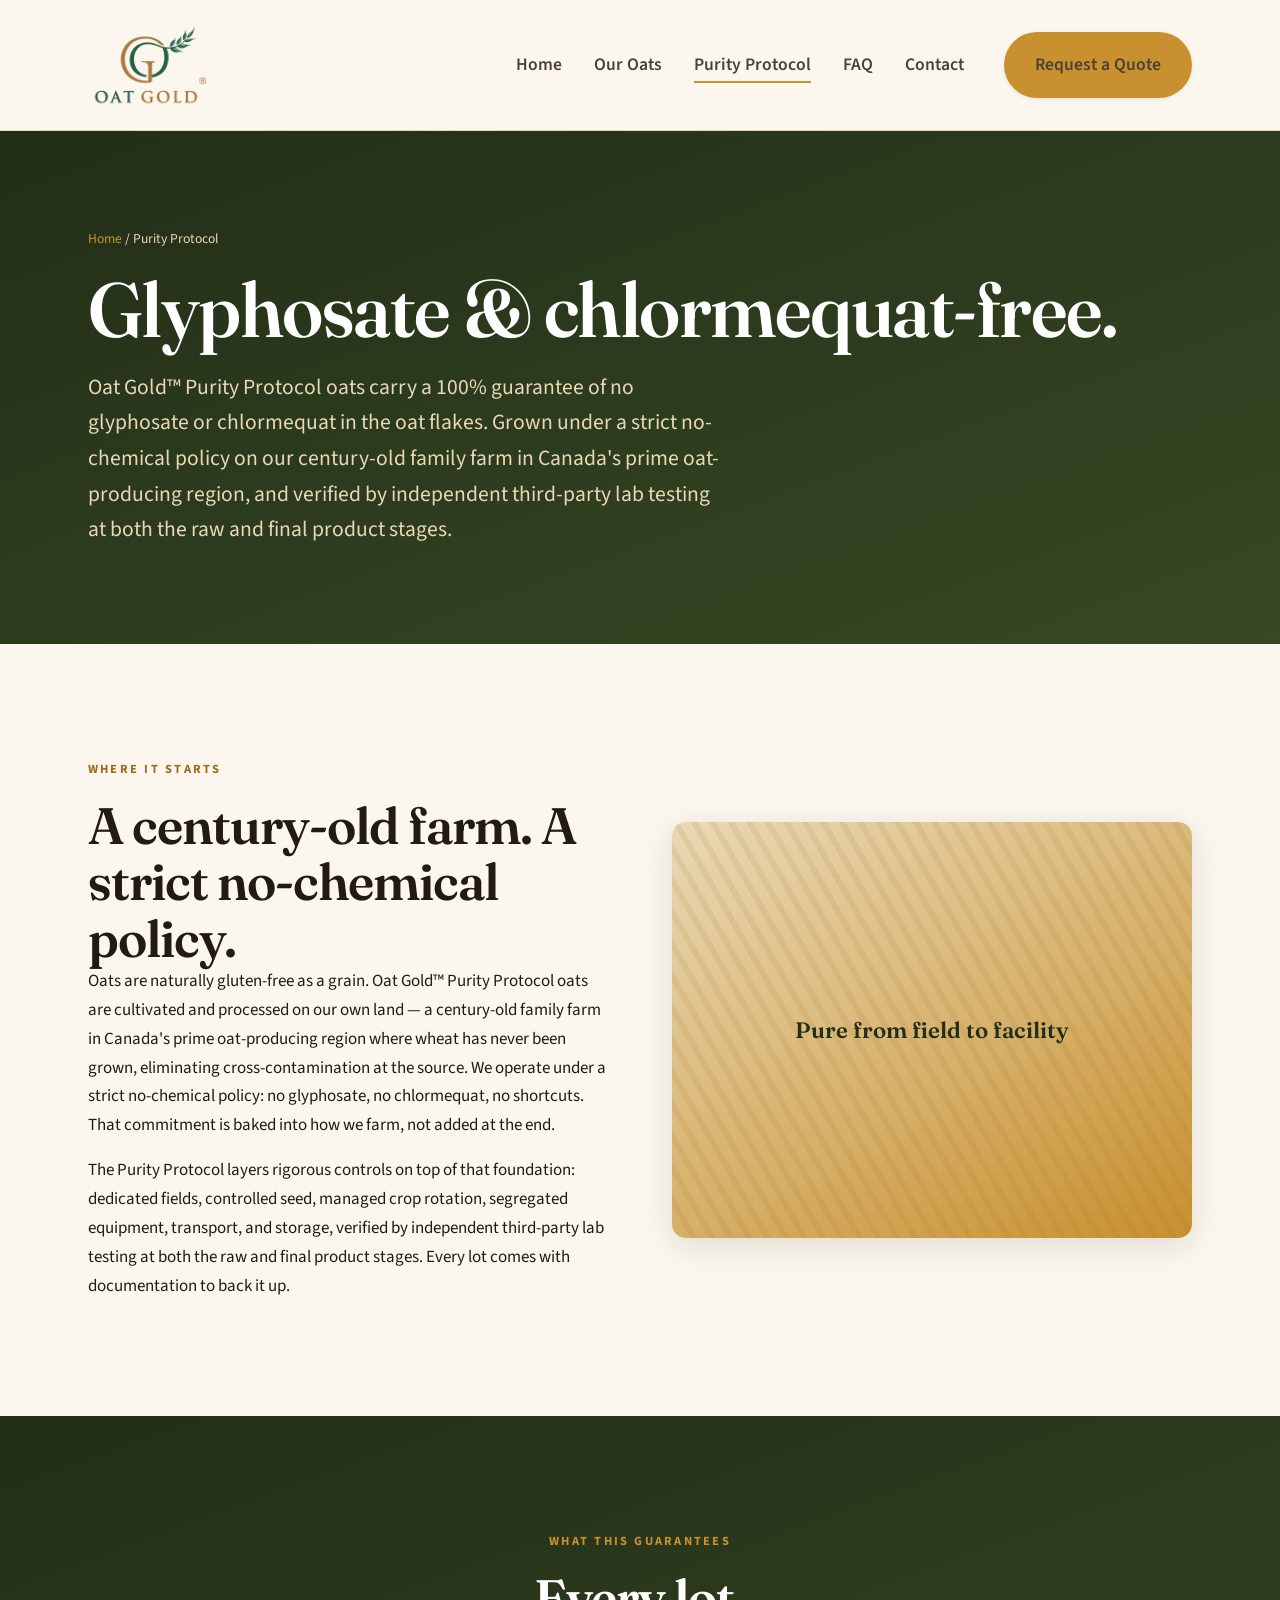
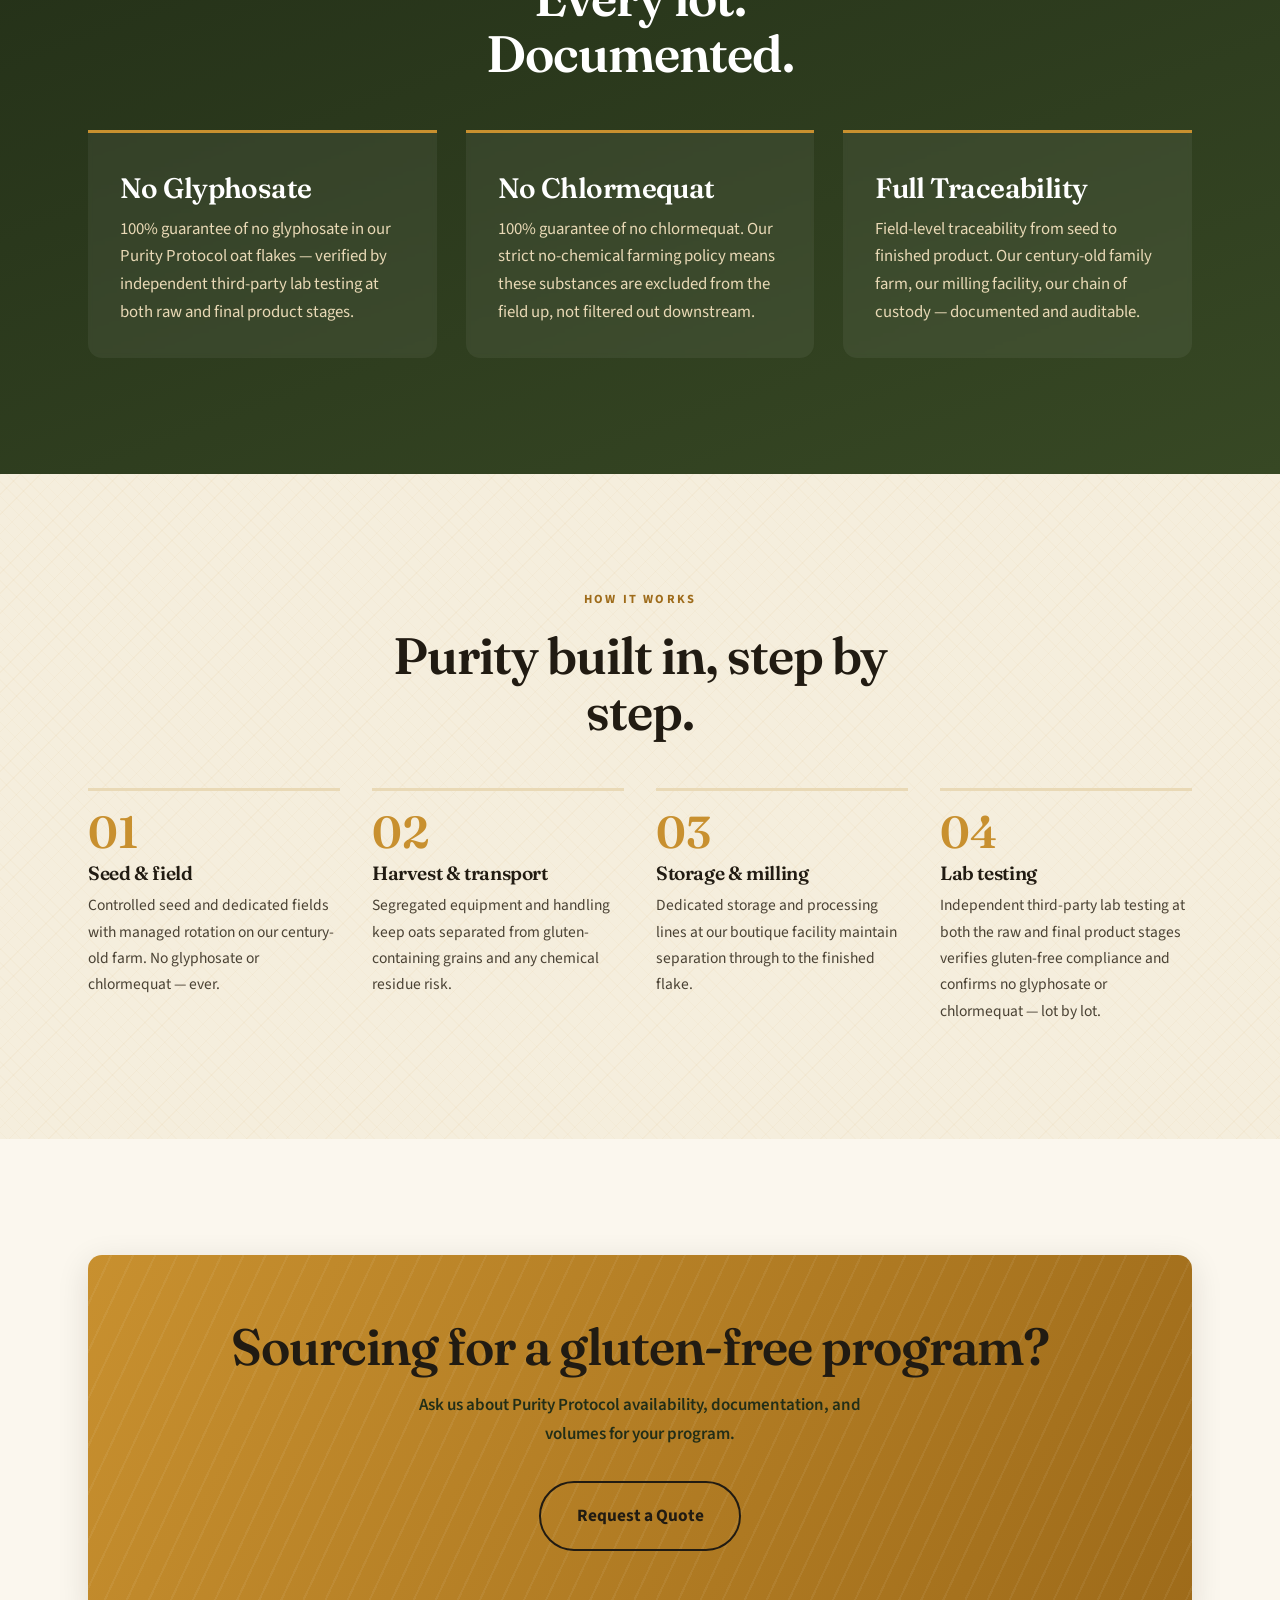
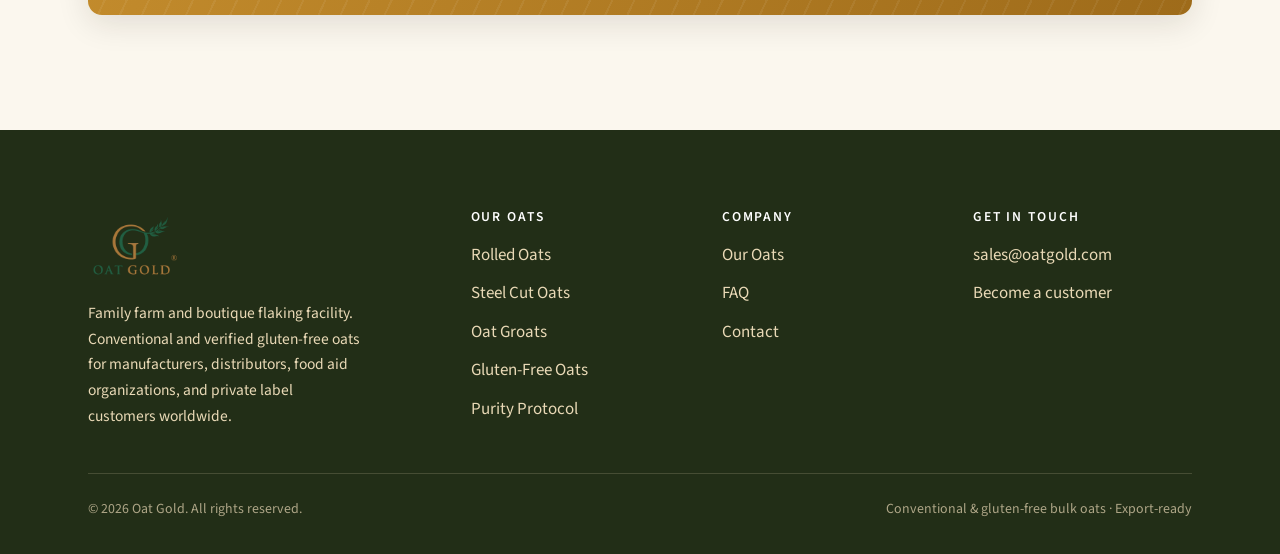
<file: purity-protocol.html>
<!DOCTYPE html>
<html lang="en">
<head>
<meta charset="UTF-8">
<meta name="viewport" content="width=device-width, initial-scale=1.0">
<title>Glyphosate &amp; Chlormequat-Free Oats | Purity Protocol — Oat Gold™</title>
<meta name="description" content="Oat Gold™ Purity Protocol oats: 100% guarantee of no glyphosate or chlormequat. Grown under a strict no-chemical policy on our century-old family farm in Canada's prime oat-producing region. Independent third-party lab testing at both raw and final product stages.">
<link rel="canonical" href="https://oatgold.com/purity-protocol.html">
<meta name="robots" content="index, follow">
<meta property="og:title" content="Glyphosate &amp; Chlormequat-Free Oats | Purity Protocol — Oat Gold™">
<meta property="og:description" content="100% guarantee of no glyphosate or chlormequat. Grown on a century-old family farm in Canada's prime oat-producing region with independent third-party lab testing at raw and final stages.">
<meta property="og:url" content="https://oatgold.com/purity-protocol.html">
<link rel="icon" href="favicon.ico" sizes="any">
<link rel="preconnect" href="https://fonts.googleapis.com">
<link rel="preconnect" href="https://fonts.gstatic.com" crossorigin>
<link href="https://fonts.googleapis.com/css2?family=Fraunces:ital,opsz,wght@0,9..144,400;0,9..144,600;1,9..144,600&family=Source+Sans+3:wght@400;600;700&display=swap" rel="stylesheet">
<link rel="stylesheet" href="assets/css/styles.css">
</head>
<body>
<a href="#main" class="btn" style="position:absolute;left:-999px;top:0;z-index:1000;" onfocus="this.style.left='1rem';this.style.top='1rem';" onblur="this.style.left='-999px';">Skip to content</a>
<header class="site-header"><div class="container"><nav class="nav" aria-label="Primary">
  <a href="./" class="brand"><img src="assets/images/logo.webp" alt="Oat Gold™" class="brand-logo"></a>
  <ul class="nav-links">
    <li><a href="./">Home</a></li>
    <li><a href="wholesale-oats.html">Our Oats</a></li>
    <li><a href="purity-protocol.html" class="active">Purity Protocol</a></li>
    <li><a href="faq.html">FAQ</a></li>
    <li><a href="contact.html">Contact</a></li>
    <li class="nav-cta"><a href="contact.html" class="btn btn-primary">Request a Quote</a></li>
  </ul>
  <button class="nav-toggle" aria-label="Open menu" aria-expanded="false"><span></span><span></span><span></span></button>
</nav></div></header>

<main id="main">
<section class="page-hero">
  <div class="container">
    <p class="breadcrumb"><a href="./">Home</a> / Purity Protocol</p>
    <h1>Glyphosate &amp; chlormequat-free.</h1>
    <p class="lead">Oat Gold™ Purity Protocol oats carry a 100% guarantee of no glyphosate or chlormequat in the oat flakes. Grown under a strict no-chemical policy on our century-old family farm in Canada's prime oat-producing region, and verified by independent third-party lab testing at both the raw and final product stages.</p>
  </div>
</section>

<section class="section">
  <div class="container split">
    <div class="reveal">
      <p class="eyebrow">Where it starts</p>
      <h2>A century-old farm. A strict no-chemical policy.</h2>
      <p>Oats are naturally gluten-free as a grain. Oat Gold™ Purity Protocol oats are cultivated and processed on our own land — a century-old family farm in Canada's prime oat-producing region where wheat has never been grown, eliminating cross-contamination at the source. We operate under a strict no-chemical policy: no glyphosate, no chlormequat, no shortcuts. That commitment is baked into how we farm, not added at the end.</p>
      <p style="margin-top:1rem;">The Purity Protocol layers rigorous controls on top of that foundation: dedicated fields, controlled seed, managed crop rotation, segregated equipment, transport, and storage, verified by independent third-party lab testing at both the raw and final product stages. Every lot comes with documentation to back it up.</p>
    </div>
    <div class="split-visual" role="img" aria-label="Dedicated oat field under the Purity Protocol"><span class="label">Pure from field to facility</span></div>
  </div>
</section>

<section class="section bg-field">
  <div class="container">
    <div class="section-head center reveal">
      <p class="eyebrow">What this guarantees</p>
      <h2>Every lot. Documented.</h2>
    </div>
    <div class="grid grid-3">
      <div class="pillar-card reveal">
        <h3>No Glyphosate</h3>
        <p>100% guarantee of no glyphosate in our Purity Protocol oat flakes — verified by independent third-party lab testing at both raw and final product stages.</p>
      </div>
      <div class="pillar-card reveal">
        <h3>No Chlormequat</h3>
        <p>100% guarantee of no chlormequat. Our strict no-chemical farming policy means these substances are excluded from the field up, not filtered out downstream.</p>
      </div>
      <div class="pillar-card reveal">
        <h3>Full Traceability</h3>
        <p>Field-level traceability from seed to finished product. Our century-old family farm, our milling facility, our chain of custody — documented and auditable.</p>
      </div>
    </div>
  </div>
</section>

<section class="section bg-grain">
  <div class="container">
    <div class="section-head center reveal"><p class="eyebrow">How it works</p><h2>Purity built in, step by step.</h2></div>
    <div class="steps">
      <div class="step reveal"><h3>Seed &amp; field</h3><p>Controlled seed and dedicated fields with managed rotation on our century-old farm. No glyphosate or chlormequat — ever.</p></div>
      <div class="step reveal"><h3>Harvest &amp; transport</h3><p>Segregated equipment and handling keep oats separated from gluten-containing grains and any chemical residue risk.</p></div>
      <div class="step reveal"><h3>Storage &amp; milling</h3><p>Dedicated storage and processing lines at our boutique facility maintain separation through to the finished flake.</p></div>
      <div class="step reveal"><h3>Lab testing</h3><p>Independent third-party lab testing at both the raw and final product stages verifies gluten-free compliance and confirms no glyphosate or chlormequat — lot by lot.</p></div>
    </div>
  </div>
</section>

<section class="section">
  <div class="container">
    <div class="cta-band reveal">
      <h2>Sourcing for a gluten-free program?</h2>
      <p>Ask us about Purity Protocol availability, documentation, and volumes for your program.</p>
      <a href="contact.html" class="btn btn-secondary btn-lg" style="border-color:var(--ink);">Request a Quote</a>
    </div>
  </div>
</section>
</main>

<footer class="site-footer"><div class="container">
  <div class="footer-grid">
    <div><a href="./" class="brand"><img src="assets/images/logo.webp" alt="Oat Gold™" class="brand-logo"></a><p class="footer-about">Family farm and boutique flaking facility. Conventional and verified gluten-free oats for manufacturers, distributors, food aid organizations, and private label customers worldwide.</p></div>
    <div><h4>Our Oats</h4><ul><li><a href="wholesale-oats.html#rolled">Rolled Oats</a></li><li><a href="wholesale-oats.html#steel-cut">Steel Cut Oats</a></li><li><a href="wholesale-oats.html#groats">Oat Groats</a></li><li><a href="wholesale-oats.html#gluten-free">Gluten-Free Oats</a></li><li><a href="purity-protocol.html">Purity Protocol</a></li></ul></div>
    <div><h4>Company</h4><ul><li><a href="wholesale-oats.html">Our Oats</a></li><li><a href="faq.html">FAQ</a></li><li><a href="contact.html">Contact</a></li></ul></div>
    <div><h4>Get in touch</h4><ul><li><a href="mailto:sales@oatgold.com">sales@oatgold.com</a></li><li><a href="contact.html">Become a customer</a></li></ul></div>
  </div>
  <div class="footer-bottom"><span>&copy; <span id="year">2026</span> Oat Gold. All rights reserved.</span><span>Conventional &amp; gluten-free bulk oats · Export-ready</span></div>
</div></footer>
<script src="assets/js/main.js" defer></script>
</body>
</html>
</file>
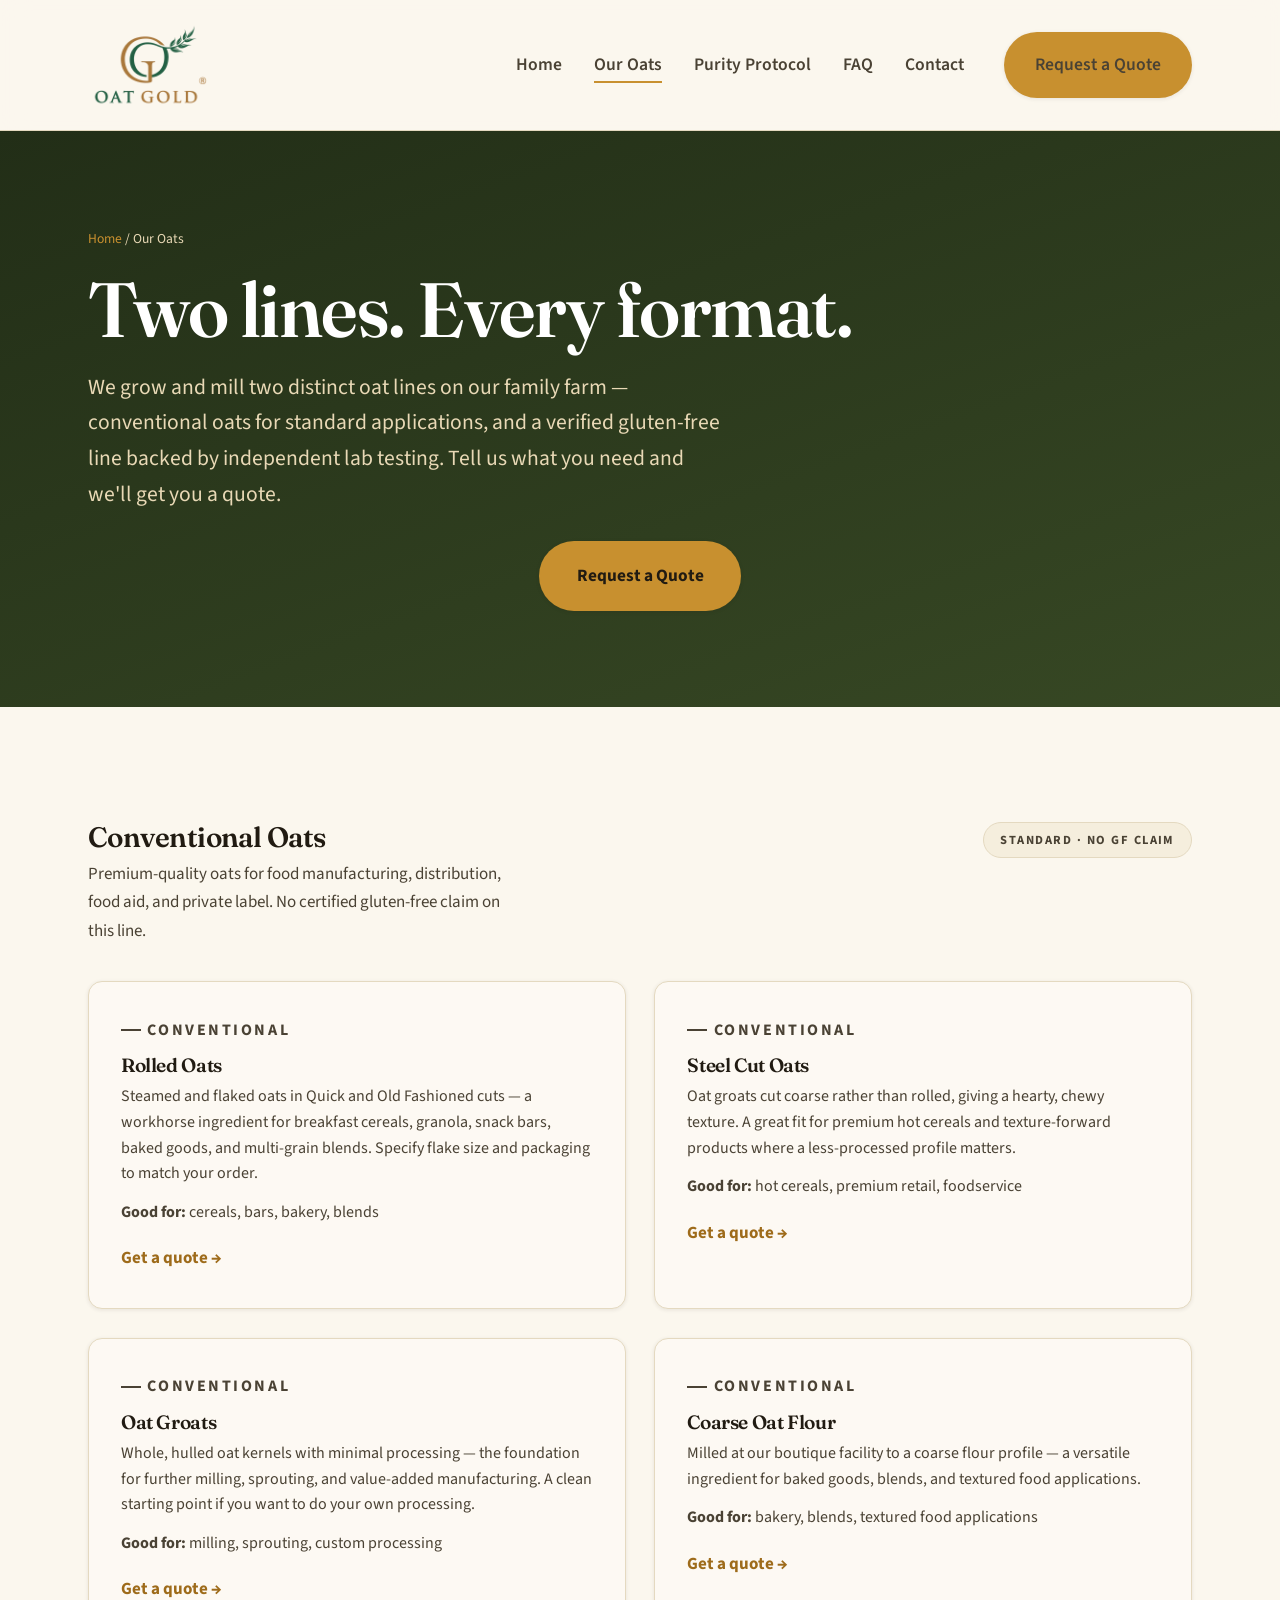
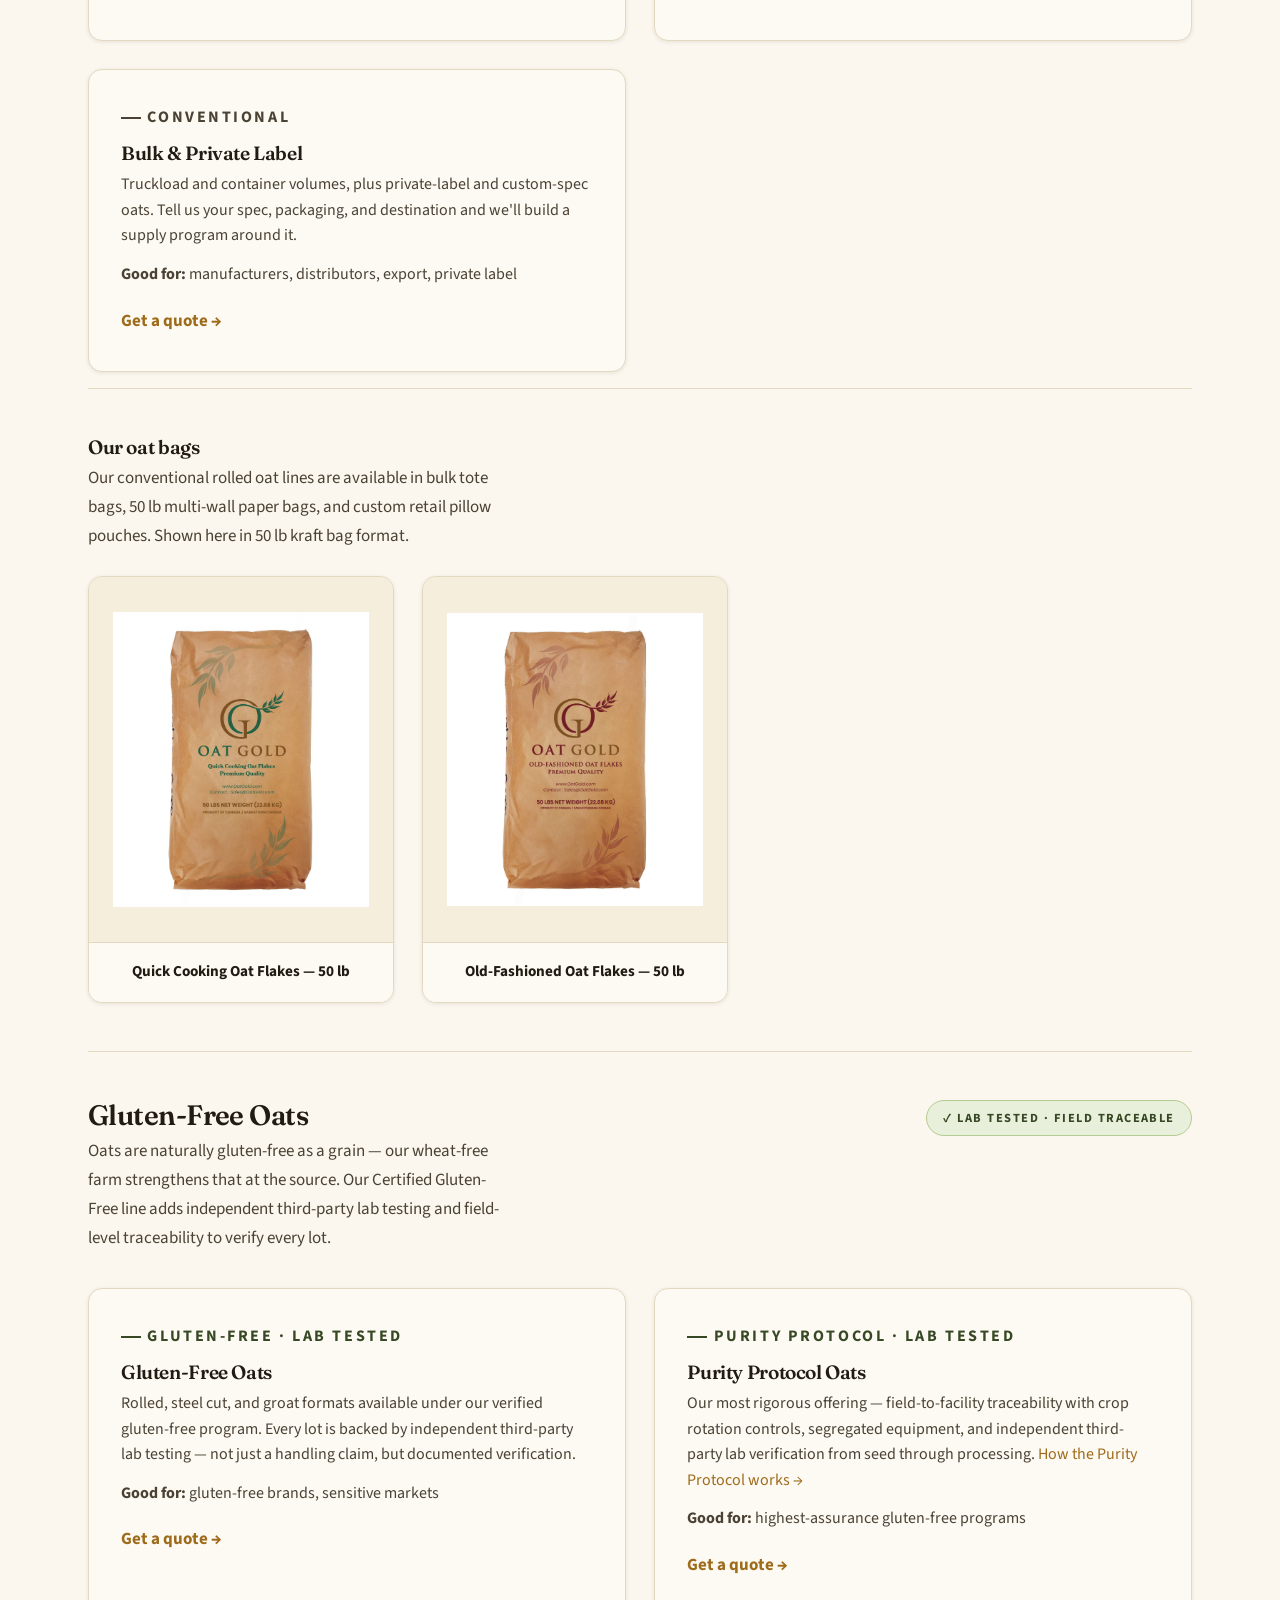
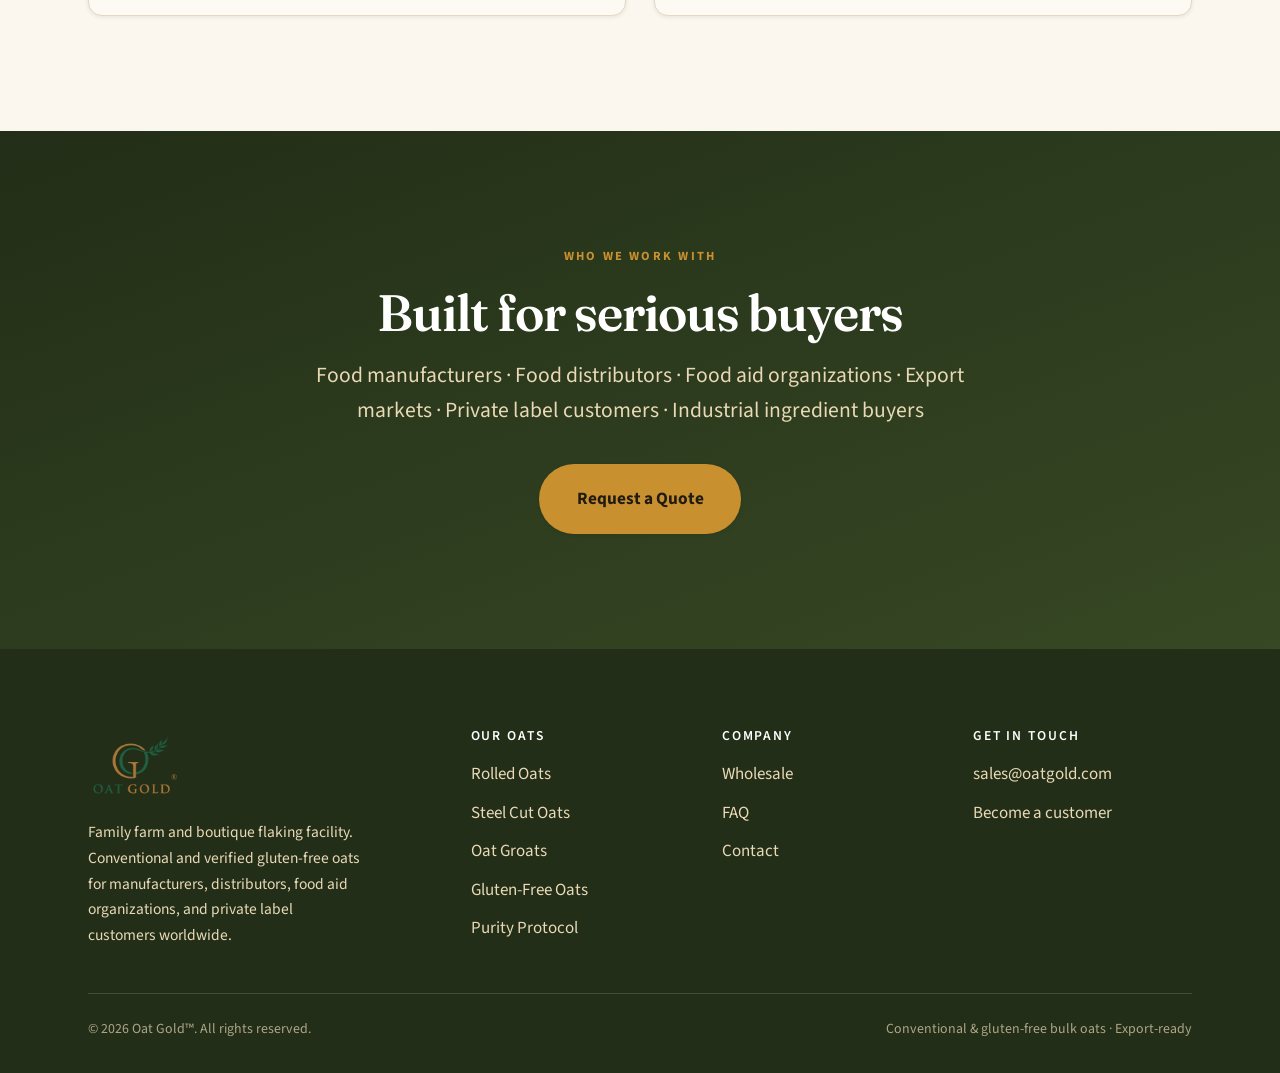
<file: wholesale-oats.html>
<!DOCTYPE html>
<html lang="en">
<head>
<meta charset="UTF-8">
<meta name="viewport" content="width=device-width, initial-scale=1.0">
<title>Our Oats | Conventional &amp; Gluten-Free Bulk Oats — Oat Gold™</title>
<meta name="description" content="Oat Gold™ supplies two oat lines: conventional oats (rolled, steel cut, groats, bulk) and verified gluten-free oats backed by independent third-party lab testing and field-level traceability. Request a wholesale quote.">
<link rel="canonical" href="https://oatgold.com/wholesale-oats.html">
<meta name="robots" content="index, follow">
<meta property="og:title" content="Our Oats — Oat Gold™">
<meta property="og:description" content="Conventional and verified gluten-free bulk oats from our family farm — rolled, steel cut, groats, and Purity Protocol.">
<meta property="og:url" content="https://oatgold.com/wholesale-oats.html">
<link rel="icon" href="favicon.ico" sizes="any">
<link rel="preconnect" href="https://fonts.googleapis.com">
<link rel="preconnect" href="https://fonts.gstatic.com" crossorigin>
<link href="https://fonts.googleapis.com/css2?family=Fraunces:ital,opsz,wght@0,9..144,400;0,9..144,600;1,9..144,600&family=Source+Sans+3:wght@400;600;700&display=swap" rel="stylesheet">
<link rel="stylesheet" href="assets/css/styles.css">
<script type="application/ld+json">
{
  "@context": "https://schema.org",
  "@type": "ItemList",
  "name": "Oat Gold™ wholesale oat products",
  "itemListElement": [
    { "@type": "Product", "position": 1, "name": "Conventional Rolled Oats", "description": "Bulk wholesale rolled oats — Quick and Old Fashioned — for cereals, bars, baked goods, and blends.", "brand": { "@type": "Brand", "name": "Oat Gold" } },
    { "@type": "Product", "position": 2, "name": "Conventional Steel Cut Oats", "description": "Bulk steel cut oats — coarse-cut groats for texture-forward products.", "brand": { "@type": "Brand", "name": "Oat Gold" } },
    { "@type": "Product", "position": 3, "name": "Conventional Oat Groats", "description": "Whole oat groats for milling, sprouting, and value-added production.", "brand": { "@type": "Brand", "name": "Oat Gold" } },
    { "@type": "Product", "position": 4, "name": "Gluten-Free Oats", "description": "Verified gluten-free oats backed by independent third-party lab testing and field-level traceability.", "brand": { "@type": "Brand", "name": "Oat Gold" } },
    { "@type": "Product", "position": 5, "name": "Purity Protocol Oats", "description": "Oats grown and handled under the Purity Protocol with field-to-facility traceability and independent lab verification.", "brand": { "@type": "Brand", "name": "Oat Gold" } }
  ]
}
</script>
</head>
<body>
<a href="#main" class="btn" style="position:absolute;left:-999px;top:0;z-index:1000;" onfocus="this.style.left='1rem';this.style.top='1rem';" onblur="this.style.left='-999px';">Skip to content</a>
<header class="site-header"><div class="container"><nav class="nav" aria-label="Primary">
  <a href="./" class="brand"><img src="assets/images/logo.webp" alt="Oat Gold™" class="brand-logo"></a>
  <ul class="nav-links">
    <li><a href="./">Home</a></li>
    <li><a href="wholesale-oats.html" class="active">Our Oats</a></li>
    <li><a href="purity-protocol.html">Purity Protocol</a></li>
    <li><a href="faq.html">FAQ</a></li>
    <li><a href="contact.html">Contact</a></li>
    <li class="nav-cta"><a href="contact.html" class="btn btn-primary">Request a Quote</a></li>
  </ul>
  <button class="nav-toggle" aria-label="Open menu" aria-expanded="false"><span></span><span></span><span></span></button>
</nav></div></header>

<main id="main">
<section class="page-hero">
  <div class="container">
    <p class="breadcrumb"><a href="./">Home</a> / Our Oats</p>
    <h1>Two lines. Every format.</h1>
    <p class="lead">We grow and mill two distinct oat lines on our family farm — conventional oats for standard applications, and a verified gluten-free line backed by independent lab testing. Tell us what you need and we'll get you a quote.</p>
    <div class="hero-actions" style="margin-top:1.8rem;"><a href="contact.html" class="btn btn-primary btn-lg">Request a Quote</a></div>
  </div>
</section>

<section class="section">
  <div class="container">

    <!-- Conventional Line -->
    <div class="product-line reveal" id="conventional">
      <div class="product-line-head">
        <div>
          <h3>Conventional Oats</h3>
          <p>Premium-quality oats for food manufacturing, distribution, food aid, and private label. No certified gluten-free claim on this line.</p>
        </div>
        <span class="product-line-badge">Standard · No GF Claim</span>
      </div>
      <div class="grid grid-2">
        <article class="card product-card reveal" id="rolled">
          <p class="card-type">Conventional</p>
          <h4>Rolled Oats</h4>
          <p>Steamed and flaked oats in Quick and Old Fashioned cuts — a workhorse ingredient for breakfast cereals, granola, snack bars, baked goods, and multi-grain blends. Specify flake size and packaging to match your order.</p>
          <p style="margin-top:.8rem;"><strong>Good for:</strong> cereals, bars, bakery, blends</p>
          <a class="card-link" href="contact.html">Get a quote →</a>
        </article>
        <article class="card product-card reveal" id="steel-cut">
          <p class="card-type">Conventional</p>
          <h4>Steel Cut Oats</h4>
          <p>Oat groats cut coarse rather than rolled, giving a hearty, chewy texture. A great fit for premium hot cereals and texture-forward products where a less-processed profile matters.</p>
          <p style="margin-top:.8rem;"><strong>Good for:</strong> hot cereals, premium retail, foodservice</p>
          <a class="card-link" href="contact.html">Get a quote →</a>
        </article>
        <article class="card product-card reveal" id="groats">
          <p class="card-type">Conventional</p>
          <h4>Oat Groats</h4>
          <p>Whole, hulled oat kernels with minimal processing — the foundation for further milling, sprouting, and value-added manufacturing. A clean starting point if you want to do your own processing.</p>
          <p style="margin-top:.8rem;"><strong>Good for:</strong> milling, sprouting, custom processing</p>
          <a class="card-link" href="contact.html">Get a quote →</a>
        </article>
        <article class="card product-card reveal" id="flour">
          <p class="card-type">Conventional</p>
          <h4>Coarse Oat Flour</h4>
          <p>Milled at our boutique facility to a coarse flour profile — a versatile ingredient for baked goods, blends, and textured food applications.</p>
          <p style="margin-top:.8rem;"><strong>Good for:</strong> bakery, blends, textured food applications</p>
          <a class="card-link" href="contact.html">Get a quote →</a>
        </article>
        <article class="card product-card reveal" id="bulk">
          <p class="card-type">Conventional</p>
          <h4>Bulk &amp; Private Label</h4>
          <p>Truckload and container volumes, plus private-label and custom-spec oats. Tell us your spec, packaging, and destination and we'll build a supply program around it.</p>
          <p style="margin-top:.8rem;"><strong>Good for:</strong> manufacturers, distributors, export, private label</p>
          <a class="card-link" href="contact.html">Get a quote →</a>
        </article>
      </div>
    </div>

    <!-- CONVENTIONAL BAG PHOTOS -->
    <div class="product-line reveal" style="border-top:1px solid var(--line); padding-top:3rem; margin-top:1rem;">
      <div class="product-line-head" style="margin-bottom:1.6rem;">
        <div>
          <h3 style="font-size:1.2rem;">Our oat bags</h3>
          <p>Our conventional rolled oat lines are available in bulk tote bags, 50 lb multi-wall paper bags, and custom retail pillow pouches. Shown here in 50 lb kraft bag format.</p>
        </div>
      </div>
      <div class="grid grid-2" style="max-width:640px;">
        <div class="bag-photo reveal">
          <img src="assets/images/bag-quick-cook.jpg" alt="Oat Gold™ Quick Cooking Oat Flakes retail bag">
          <p class="bag-photo-label">Quick Cooking Oat Flakes — 50 lb</p>
        </div>
        <div class="bag-photo reveal">
          <img src="assets/images/bag-old-fashioned.jpg" alt="Oat Gold™ Old-Fashioned Oat Flakes retail bag">
          <p class="bag-photo-label">Old-Fashioned Oat Flakes — 50 lb</p>
        </div>
      </div>
    </div>

    <!-- Gluten-Free Line -->
    <div class="product-line product-line-gf reveal" id="gluten-free">
      <div class="product-line-head">
        <div>
          <h3>Gluten-Free Oats</h3>
          <p>Oats are naturally gluten-free as a grain — our wheat-free farm strengthens that at the source. Our Certified Gluten-Free line adds independent third-party lab testing and field-level traceability to verify every lot.</p>
        </div>
        <span class="product-line-badge badge-gf">✓ Lab Tested · Field Traceable</span>
      </div>
      <div class="grid grid-2">
        <article class="card product-card card-gf reveal">
          <p class="card-type">Gluten-Free · Lab Tested</p>
          <h4>Gluten-Free Oats</h4>
          <p>Rolled, steel cut, and groat formats available under our verified gluten-free program. Every lot is backed by independent third-party lab testing — not just a handling claim, but documented verification.</p>
          <p style="margin-top:.8rem;"><strong>Good for:</strong> gluten-free brands, sensitive markets</p>
          <a class="card-link" href="contact.html">Get a quote →</a>
        </article>
        <article class="card product-card card-gf reveal" id="purity">
          <p class="card-type">Purity Protocol · Lab Tested</p>
          <h4>Purity Protocol Oats</h4>
          <p>Our most rigorous offering — field-to-facility traceability with crop rotation controls, segregated equipment, and independent third-party lab verification from seed through processing. <a href="purity-protocol.html">How the Purity Protocol works →</a></p>
          <p style="margin-top:.8rem;"><strong>Good for:</strong> highest-assurance gluten-free programs</p>
          <a class="card-link" href="contact.html">Get a quote →</a>
        </article>
      </div>
    </div>

  </div>
</section>

<section class="section bg-field">
  <div class="container text-center reveal">
    <p class="eyebrow">Who we work with</p>
    <h2 style="margin-bottom:1rem;">Built for serious buyers</h2>
    <p class="lead mx-auto">Food manufacturers · Food distributors · Food aid organizations · Export markets · Private label customers · Industrial ingredient buyers</p>
    <div style="margin-top:2.2rem;"><a href="contact.html" class="btn btn-primary btn-lg">Request a Quote</a></div>
  </div>
</section>
</main>

<footer class="site-footer"><div class="container">
  <div class="footer-grid">
    <div><a href="./" class="brand"><img src="assets/images/logo.webp" alt="Oat Gold™" class="brand-logo"></a><p class="footer-about">Family farm and boutique flaking facility. Conventional and verified gluten-free oats for manufacturers, distributors, food aid organizations, and private label customers worldwide.</p></div>
    <div><h4>Our Oats</h4><ul><li><a href="wholesale-oats.html#rolled">Rolled Oats</a></li><li><a href="wholesale-oats.html#steel-cut">Steel Cut Oats</a></li><li><a href="wholesale-oats.html#groats">Oat Groats</a></li><li><a href="wholesale-oats.html#gluten-free">Gluten-Free Oats</a></li><li><a href="purity-protocol.html">Purity Protocol</a></li></ul></div>
    <div><h4>Company</h4><ul><li><a href="wholesale-oats.html">Wholesale</a></li><li><a href="faq.html">FAQ</a></li><li><a href="contact.html">Contact</a></li></ul></div>
    <div><h4>Get in touch</h4><ul><li><a href="mailto:sales@oatgold.com">sales@oatgold.com</a></li><li><a href="contact.html">Become a customer</a></li></ul></div>
  </div>
  <div class="footer-bottom"><span>&copy; <span id="year">2026</span> Oat Gold™. All rights reserved.</span><span>Conventional &amp; gluten-free bulk oats · Export-ready</span></div>
</div></footer>
<script src="assets/js/main.js" defer></script>
</body>
</html>
</file>
<file: assets/css/styles.css>
/* ==========================================================================
   Oat Gold™ — Premium oat supplier
   Warm grain-field palette · Editorial serif display · Family farm voice
   ========================================================================== */

:root {
  --gold:       #C8902F;
  --gold-deep:  #9E6B1A;
  --grain:      #E9D9B6;
  --grain-soft: #F5EEDD;
  --cream:      #FBF7EE;
  --parchment:  #FDF9F3;
  --ink:        #211B12;
  --ink-soft:   #4A4234;
  --field:      #374824;
  --field-deep: #222E17;
  --line:       #E4D9C0;
  --white:      #FDF9F3;
  --max:        1200px;
  --radius:     14px;
  --shadow-sm:  0 1px 4px rgba(33,27,18,.09);
  --shadow-md:  0 8px 32px rgba(33,27,18,.12);
  --shadow-lg:  0 28px 70px rgba(33,27,18,.16);
  --font-display: "Fraunces", Georgia, "Times New Roman", serif;
  --font-body:    "Source Sans 3", -apple-system, BlinkMacSystemFont, "Segoe UI", sans-serif;
  --ease: cubic-bezier(.22, 1, .36, 1);
}

*, *::before, *::after { box-sizing: border-box; margin: 0; padding: 0; }

html { scroll-behavior: smooth; -webkit-text-size-adjust: 100%; }

body {
  font-family: var(--font-body);
  color: var(--ink);
  background: var(--cream);
  line-height: 1.7;
  font-size: 1.0625rem;
  overflow-x: hidden;
}

img { max-width: 100%; height: auto; display: block; }
a { color: var(--gold-deep); text-decoration: none; transition: color .2s var(--ease); }
a:hover { color: var(--ink); }

h1, h2, h3, h4 { font-family: var(--font-display); font-weight: 600; line-height: 1.1; color: var(--ink); letter-spacing: -.02em; }
h1 { font-size: clamp(2.8rem, 6vw, 5rem); }
h2 { font-size: clamp(2.1rem, 4vw, 3.4rem); }
h3 { font-size: clamp(1.35rem, 2.2vw, 1.75rem); }

.container { width: 100%; max-width: var(--max); margin: 0 auto; padding: 0 clamp(1.4rem, 4vw, 3rem); }
.section { padding: clamp(4.5rem, 9vw, 8rem) 0; }
.eyebrow {
  font-family: var(--font-body); font-weight: 700; text-transform: uppercase;
  letter-spacing: .18em; font-size: .78rem; color: var(--gold-deep); margin-bottom: 1.1rem;
}
.lead { font-size: clamp(1.1rem, 1.7vw, 1.35rem); color: var(--ink-soft); max-width: 60ch; line-height: 1.65; }
.text-center { text-align: center; }
.mx-auto { margin-left: auto; margin-right: auto; }

/* ---------- Buttons ---------- */
.btn {
  display: inline-flex; align-items: center; gap: .55rem;
  font-family: var(--font-body); font-weight: 700; font-size: 1rem;
  padding: 1rem 1.8rem; border-radius: 999px; border: 2px solid transparent;
  cursor: pointer; transition: all .25s var(--ease); white-space: nowrap;
}
.btn-primary { background: var(--gold); color: var(--ink); box-shadow: var(--shadow-sm); }
.btn-primary:hover { background: var(--gold-deep); color: #fff; transform: translateY(-2px); box-shadow: var(--shadow-md); }
.btn-secondary { background: transparent; color: var(--ink); border-color: var(--ink); }
.btn-secondary:hover { background: var(--ink); color: var(--cream); transform: translateY(-2px); }
.btn-ghost { background: rgba(255,255,255,.14); color: #fff; border-color: rgba(255,255,255,.45); }
.btn-ghost:hover { background: #fff; color: var(--ink); }
.btn-lg { padding: 1.15rem 2.2rem; font-size: 1.08rem; }

/* ---------- Header ---------- */
.site-header {
  position: sticky; top: 0; z-index: 100;
  background: rgba(251,247,238,.9); backdrop-filter: blur(14px);
  border-bottom: 1px solid var(--line); transition: box-shadow .3s var(--ease);
}
.site-header.scrolled { box-shadow: var(--shadow-sm); }
.nav { display: flex; align-items: center; justify-content: space-between; height: 130px; }
.brand { display: flex; align-items: center; }
.brand:hover { opacity: .85; }
.brand-logo { height: 96px; width: auto; display: block; }
.nav-links { display: flex; align-items: center; gap: 2rem; list-style: none; }
.nav-links a { color: var(--ink-soft); font-weight: 600; font-size: 1.1rem; position: relative; }
.nav-links a:hover { color: var(--ink); }
.nav-links a::after { content: ""; position: absolute; left: 0; bottom: -6px; width: 0; height: 2px; background: var(--gold); transition: width .25s var(--ease); }
.nav-links a:hover::after, .nav-links a.active::after { width: 100%; }
.nav-cta { margin-left: .5rem; }
.nav-toggle { display: none; background: none; border: 0; cursor: pointer; padding: .5rem; }
.nav-toggle span { display: block; width: 26px; height: 2px; background: var(--ink); margin: 5px 0; transition: all .3s var(--ease); }

/* ---------- Hero (full-bleed photo) ---------- */
.hero {
  position: relative; min-height: 88vh; display: flex; align-items: center;
  background: url('../images/hero-oats.jpg') center 40% / cover no-repeat;
  color: var(--cream); overflow: hidden; text-align: center;
}
.hero::before {
  content: ""; position: absolute; inset: 0;
  background: linear-gradient(180deg, rgba(22,17,8,.74) 0%, rgba(22,17,8,.78) 35%, rgba(28,20,8,.85) 58%, rgba(22,28,14,.92) 100%);
  pointer-events: none;
}
.hero .container { position: relative; padding-top: clamp(4rem,8vw,6rem); padding-bottom: clamp(4rem,8vw,6rem); }
.hero-logo { height: 220px; width: auto; display: block; margin: 0 auto 2.618rem; filter: drop-shadow(0 6px 28px rgba(22,17,8,.65)); }
.hero h1 { color: #fff; max-width: 22ch; margin: 0 auto; }
.hero h1 .accent { color: var(--gold); font-style: italic; }
.hero .lead { color: var(--grain); margin: 1.618rem auto 2.618rem; }
.hero-eyebrow { color: var(--gold); }
.hero-actions { display: flex; gap: 1rem; flex-wrap: wrap; justify-content: center; }
.hero-trust {
  margin-top: 4.236rem; padding-top: 2.618rem;
  border-top: 1px solid rgba(233,217,182,.25);
  display: flex; gap: 3rem; flex-wrap: wrap; justify-content: center;
}
.hero-trust .stat strong { display: block; font-family: var(--font-display); font-size: 1.4rem; color: var(--gold); }
.hero-trust .stat span { font-size: .9rem; color: var(--grain); }

/* ---------- Trust bar ---------- */
.trustbar { background: var(--white); border-bottom: 1px solid var(--line); }
.trustbar .container { display: flex; align-items: center; justify-content: space-between; gap: 2rem; flex-wrap: wrap; padding-top: 1.5rem; padding-bottom: 1.5rem; }
.trustbar p { font-weight: 700; color: var(--ink-soft); font-size: .85rem; text-transform: uppercase; letter-spacing: .12em; }
.trustbar ul { display: flex; gap: 2.2rem; list-style: none; flex-wrap: wrap; }
.trustbar li { font-weight: 600; color: var(--ink); display: flex; align-items: center; gap: .5rem; }
.trustbar li::before { content: "✦"; color: var(--gold); }

/* ---------- Cards / products ---------- */
.grid { display: grid; gap: 1.8rem; }
.grid-3 { grid-template-columns: repeat(3, 1fr); }
.grid-2 { grid-template-columns: repeat(2, 1fr); }
.card {
  background: var(--white); border: 1px solid var(--line); border-radius: var(--radius);
  padding: 2.2rem 2rem; box-shadow: var(--shadow-sm);
  transition: transform .3s var(--ease), box-shadow .3s var(--ease);
}
.card:hover { transform: translateY(-4px); box-shadow: var(--shadow-md); }
.card h3 { margin-bottom: .6rem; }
.card h4 { font-size: 1.2rem; margin-bottom: .5rem; }
.card p { color: var(--ink-soft); font-size: 1rem; line-height: 1.6; }
.card .card-link { font-weight: 700; margin-top: 1.2rem; display: inline-flex; align-items: center; gap: .4rem; }

.card-type {
  font-family: var(--font-body); font-size: .72rem; font-weight: 700;
  text-transform: uppercase; letter-spacing: .16em;
  color: var(--gold-deep); margin-bottom: .75rem;
  display: flex; align-items: center; gap: .4rem;
}
.card-gf .card-type { color: var(--field); }
.card-type::before { content: ""; width: 20px; height: 2px; background: currentColor; display: inline-block; }

.product-card { display: flex; flex-direction: column; }

/* Product line grouping */
.product-line { padding-top: 3rem; margin-top: 3rem; border-top: 1px solid var(--line); }
.product-line:first-child { padding-top: 0; margin-top: 0; border-top: none; }
.product-line-head { margin-bottom: 2.2rem; display: flex; gap: 2rem; align-items: flex-start; justify-content: space-between; flex-wrap: wrap; }
.product-line-head div { flex: 1; min-width: 260px; }
.product-line-head h3 { margin-bottom: .4rem; }
.product-line-head p { color: var(--ink-soft); max-width: 52ch; }
.product-line-badge {
  display: inline-flex; align-items: center; gap: .4rem;
  background: var(--grain-soft); border: 1px solid var(--line);
  border-radius: 999px; padding: .4rem 1rem;
  font-size: .78rem; font-weight: 700; text-transform: uppercase; letter-spacing: .12em;
  color: var(--ink-soft); white-space: nowrap; align-self: flex-start;
}
.product-line-badge.badge-gf { background: #E8F0DC; border-color: #B5CC90; color: var(--field); }

/* ---------- Section helpers ---------- */
.section-head { max-width: 64ch; margin-bottom: 3rem; }
.section-head.center { margin-left: auto; margin-right: auto; text-align: center; }
.bg-grain {
  background-color: var(--grain-soft);
  background-image:
    repeating-linear-gradient(135deg, rgba(200,144,47,.05) 0 1px, transparent 1px 14px),
    repeating-linear-gradient(225deg, rgba(200,144,47,.03) 0 1px, transparent 1px 10px);
}
.bg-field {
  background: linear-gradient(160deg, var(--field-deep), var(--field));
  color: var(--cream);
}
.bg-field h2, .bg-field h3 { color: #fff; }
.bg-field .lead, .bg-field p { color: var(--grain); }
.bg-field .eyebrow { color: var(--gold); }

/* ---------- Split feature ---------- */
.split { display: grid; grid-template-columns: 1fr 1fr; gap: clamp(2rem, 5vw, 4rem); align-items: center; }
.split-visual {
  aspect-ratio: 5/4; border-radius: var(--radius);
  background: linear-gradient(150deg, var(--grain), var(--gold));
  box-shadow: var(--shadow-md); position: relative; overflow: hidden;
  display: grid; place-items: center;
}
.split-visual::after { content:""; position:absolute; inset:0; background-image: repeating-linear-gradient(60deg, rgba(166,116,30,.12) 0 6px, transparent 6px 16px); }
.split-visual .label { position: relative; z-index: 1; font-family: var(--font-display); font-size: 1.4rem; color: var(--field-deep); font-weight: 600; }
.split-visual img { width:100%; height:100%; object-fit:cover; }
.checklist { list-style: none; margin-top: 1.6rem; }
.checklist li { display: flex; gap: .9rem; align-items: flex-start; margin-bottom: 1.2rem; }
.checklist li svg { width: 22px; height: 22px; color: var(--gold-deep); flex-shrink: 0; margin-top: 3px; }
.checklist li strong { display:block; }

/* ---------- Steps ---------- */
.steps { counter-reset: step; display: grid; grid-template-columns: repeat(4,1fr); gap: 2rem; }
.step { position: relative; padding-top: 1.2rem; border-top: 3px solid var(--grain); }
.step::before { counter-increment: step; content: "0" counter(step); font-family: var(--font-display); font-size: 2.8rem; color: var(--gold); font-weight: 600; display: block; margin-bottom: .5rem; line-height: 1; }
.step h3 { font-size: 1.2rem; margin-bottom: .5rem; }
.step p { color: var(--ink-soft); font-size: .97rem; }

/* ---------- CTA band ---------- */
.cta-band { background: linear-gradient(120deg, var(--gold) 0%, var(--gold-deep) 100%); border-radius: var(--radius); padding: clamp(3rem,5vw,4.5rem); text-align: center; box-shadow: var(--shadow-md); position: relative; overflow: hidden; }
.cta-band::before { content:""; position:absolute; inset:0; background-image: repeating-linear-gradient(115deg, rgba(255,255,255,.06) 0 2px, transparent 2px 20px); }
.cta-band > * { position: relative; }
.cta-band h2 { color: var(--ink); }
.cta-band p { color: var(--field-deep); font-weight: 600; max-width: 56ch; margin: 1rem auto 2rem; }

/* ---------- Forms ---------- */
.form-card { background: var(--white); border: 1px solid var(--line); border-radius: var(--radius); padding: clamp(1.8rem, 4vw, 3rem); box-shadow: var(--shadow-md); }
.form-grid { display: grid; grid-template-columns: 1fr 1fr; gap: 1.2rem; }
.field { display: flex; flex-direction: column; gap: .4rem; margin-bottom: 1.2rem; }
.field.full { grid-column: 1 / -1; }
.field label { font-weight: 700; font-size: .92rem; color: var(--ink); }
.field label .req { color: var(--gold-deep); }
.field input, .field select, .field textarea {
  font-family: var(--font-body); font-size: 1rem; padding: .8rem .9rem; border: 1.5px solid var(--line);
  border-radius: 10px; background: var(--cream); color: var(--ink); transition: border-color .2s var(--ease), box-shadow .2s var(--ease);
}
.field input:focus, .field select:focus, .field textarea:focus { outline: none; border-color: var(--gold); box-shadow: 0 0 0 3px rgba(200,144,47,.18); }
.field textarea { resize: vertical; min-height: 130px; }
.form-note { font-size: .9rem; color: var(--ink-soft); margin-top: .5rem; }
.form-success { background: #EAF3DE; border: 1px solid #97C459; color: #27500A; padding: 1rem 1.2rem; border-radius: 10px; font-weight: 600; margin-bottom: 1.2rem; display: none; }
.form-success.show { display: block; }

/* ---------- FAQ ---------- */
.faq-item { border-bottom: 1px solid var(--line); }
.faq-q { width: 100%; text-align: left; background: none; border: 0; cursor: pointer; padding: 1.5rem 0; display: flex; justify-content: space-between; align-items: center; gap: 1rem; font-family: var(--font-display); font-size: 1.2rem; font-weight: 600; color: var(--ink); }
.faq-q .chev { flex-shrink: 0; transition: transform .3s var(--ease); color: var(--gold-deep); }
.faq-q[aria-expanded="true"] .chev { transform: rotate(180deg); }
.faq-a { max-height: 0; overflow: hidden; transition: max-height .35s var(--ease); }
.faq-a-inner { padding: 0 0 1.4rem; color: var(--ink-soft); max-width: 72ch; }

/* ---------- Bag product photos ---------- */
.bag-photo {
  background: var(--grain-soft);
  border: 1px solid var(--line);
  border-radius: var(--radius);
  overflow: hidden;
  box-shadow: var(--shadow-sm);
  transition: transform .3s var(--ease), box-shadow .3s var(--ease);
}
.bag-photo:hover { transform: translateY(-4px); box-shadow: var(--shadow-md); }
.bag-photo img {
  width: 100%;
  aspect-ratio: 5/6;
  object-fit: contain;
  background: var(--grain-soft);
  padding: 2rem 1.5rem;
  display: block;
}
.bag-photo-label {
  padding: 1rem 1.4rem 1.1rem;
  text-align: center;
  font-weight: 700;
  font-size: .95rem;
  color: var(--ink);
  border-top: 1px solid var(--line);
  background: var(--white);
}

/* ---------- Achieving All Three pillars ---------- */
.pillar-card {
  padding: 2.5rem 2rem 2rem;
  border-top: 3px solid var(--gold);
  border-radius: 0 0 var(--radius) var(--radius);
  background: rgba(255,255,255,.06);
  backdrop-filter: blur(2px);
}
.pillar-card h3 { color: #fff; margin-bottom: .7rem; font-size: clamp(1.4rem, 2.2vw, 1.8rem); }
.pillar-card p { color: var(--grain); font-size: 1.05rem; line-height: 1.65; }

/* ---------- Page hero (interior pages) ---------- */
.page-hero { background: linear-gradient(160deg, var(--field-deep), var(--field)); color: var(--cream); padding: clamp(3.5rem,8vw,6rem) 0; }
.page-hero h1 { color: #fff; }
.page-hero .lead { color: var(--grain); margin-top: 1.1rem; max-width: 58ch; }
.breadcrumb { font-size: .85rem; color: var(--grain); margin-bottom: 1.1rem; }
.breadcrumb a { color: var(--gold); }

/* ---------- Footer ---------- */
.site-footer { background: var(--field-deep); color: var(--grain); padding: clamp(3.5rem,7vw,5rem) 0 2rem; }
.footer-grid { display: grid; grid-template-columns: 1.6fr 1fr 1fr 1fr; gap: 2rem; margin-bottom: 2.5rem; }
.site-footer .brand { color: #fff; margin-bottom: 1.2rem; }
.site-footer .brand-logo { height: 72px; }
.site-footer h4 { color: #fff; font-family: var(--font-body); font-size: .85rem; text-transform: uppercase; letter-spacing: .14em; margin-bottom: 1rem; }
.site-footer ul { list-style: none; }
.site-footer li { margin-bottom: .6rem; }
.site-footer a { color: var(--grain); }
.site-footer a:hover { color: var(--gold); }
.footer-about { max-width: 34ch; color: var(--grain); font-size: .97rem; line-height: 1.65; }
.footer-bottom { border-top: 1px solid rgba(233,217,182,.18); padding-top: 1.5rem; display: flex; justify-content: space-between; flex-wrap: wrap; gap: 1rem; font-size: .87rem; color: rgba(233,217,182,.7); }

/* ---------- Reveal animation ---------- */
.reveal { opacity: 0; transform: translateY(24px); transition: opacity .7s var(--ease), transform .7s var(--ease); }
.reveal.in { opacity: 1; transform: none; }

/* ---------- Responsive ---------- */
@media (max-width: 920px) {
  .grid-3 { grid-template-columns: repeat(2, 1fr); }
  .steps { grid-template-columns: repeat(2, 1fr); }
  .footer-grid { grid-template-columns: 1fr 1fr; }
  .split { grid-template-columns: 1fr; }
  .split-visual { max-width: 480px; }
  .product-line-head { flex-direction: column; gap: 1rem; }
}
@media (max-width: 680px) {
  .nav-links { position: fixed; inset: 130px 0 auto 0; background: var(--cream); flex-direction: column; gap: 0; padding: 1rem 0; border-bottom: 1px solid var(--line); box-shadow: var(--shadow-md); transform: translateY(-120%); transition: transform .35s var(--ease); }
  .nav-links.open { transform: translateY(0); }
  .nav-links li { width: 100%; text-align: center; padding: .4rem 0; }
  .nav-cta { margin: .6rem auto; }
  .nav-toggle { display: block; }
  .nav.open .nav-toggle span:nth-child(1) { transform: translateY(7px) rotate(45deg); }
  .nav.open .nav-toggle span:nth-child(2) { opacity: 0; }
  .nav.open .nav-toggle span:nth-child(3) { transform: translateY(-7px) rotate(-45deg); }
  .grid-3, .grid-2, .form-grid { grid-template-columns: 1fr; }
  .steps { grid-template-columns: 1fr; }
  .footer-grid { grid-template-columns: 1fr 1fr; }
  .trustbar .container { justify-content: center; text-align: center; }
  .hero-logo { height: 150px; }
  .hero-trust { gap: 2rem; }
}
@media (prefers-reduced-motion: reduce) {
  * { animation: none !important; transition: none !important; scroll-behavior: auto !important; }
  .reveal { opacity: 1; transform: none; }
}
</file>
